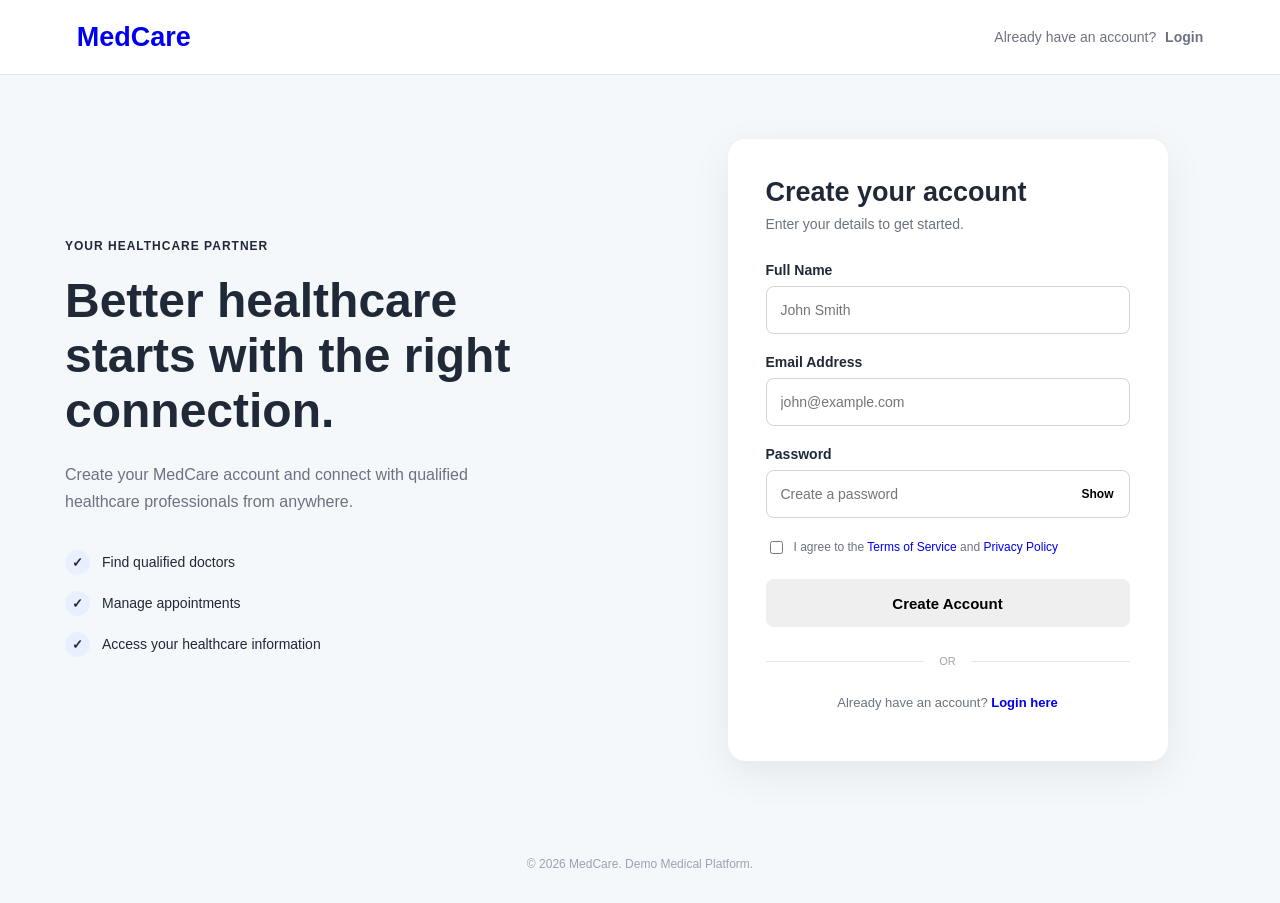
<file: index.html>
<!DOCTYPE html>
<html lang="en">

<head>

    <meta charset="UTF-8">

    <meta
        name="viewport"
        content="width=device-width, initial-scale=1.0"
    >

    <title>Create Account - MedCare</title>

    <link rel="stylesheet" href="style.css">

</head>


<body class="auth-page">


    <!-- ==========================================
         AUTH HEADER
    =========================================== -->

    <header class="auth-header">

        <a
            href="index.html"
            class="auth-logo"
        >
            MedCare
        </a>

        <a
            href="login.html"
            class="auth-header-link"
        >
            Already have an account?
            <strong>Login</strong>
        </a>

    </header>



    <!-- ==========================================
         REGISTER AREA
    =========================================== -->

    <main class="auth-container">


        <!-- LEFT SIDE -->

        <section class="auth-intro">

            <p class="auth-badge">
                YOUR HEALTHCARE PARTNER
            </p>

            <h1>
                Better healthcare
                starts with the
                right connection.
            </h1>

            <p class="auth-description">
                Create your MedCare account and
                connect with qualified healthcare
                professionals from anywhere.
            </p>


            <div class="auth-features">

                <div class="auth-feature">

                    <span>
                        ✓
                    </span>

                    <p>
                        Find qualified doctors
                    </p>

                </div>


                <div class="auth-feature">

                    <span>
                        ✓
                    </span>

                    <p>
                        Manage appointments
                    </p>

                </div>


                <div class="auth-feature">

                    <span>
                        ✓
                    </span>

                    <p>
                        Access your healthcare information
                    </p>

                </div>

            </div>

        </section>



        <!-- RIGHT SIDE -->

        <section class="auth-form-wrapper">

            <div class="auth-card-new">

                <div class="auth-card-header">

                    <h2>
                        Create your account
                    </h2>

                    <p>
                        Enter your details to get started.
                    </p>

                </div>


                <form id="registerForm">


                    <!-- FULL NAME -->

                    <div class="form-group">

                        <label for="name">
                            Full Name
                        </label>

                        <input
                            type="text"
                            id="name"
                            placeholder="John Smith"
                            autocomplete="name"
                            required
                        >

                    </div>



                    <!-- EMAIL -->

                    <div class="form-group">

                        <label for="email">
                            Email Address
                        </label>

                        <input
                            type="email"
                            id="email"
                            placeholder="john@example.com"
                            autocomplete="email"
                            required
                        >

                    </div>



                    <!-- PASSWORD -->

                    <div class="form-group">

                        <label for="password">
                            Password
                        </label>

                        <div class="password-wrapper">

                            <input
                                type="password"
                                id="password"
                                placeholder="Create a password"
                                autocomplete="new-password"
                                required
                            >

                            <button
                                type="button"
                                class="password-toggle"
                                id="registerPasswordToggle"
                            >
                                Show
                            </button>

                        </div>

                    </div>



                    <!-- TERMS -->

                    <div class="terms-row">

                        <input
                            type="checkbox"
                            id="terms"
                            required
                        >

                        <label for="terms">

                            I agree to the
                            <a href="#">
                                Terms of Service
                            </a>
                            and
                            <a href="#">
                                Privacy Policy
                            </a>

                        </label>

                    </div>



                    <!-- REGISTER -->

                    <button
                        type="submit"
                        class="auth-submit"
                    >
                        Create Account
                    </button>


                </form>


                <div class="auth-divider">

                    <span>
                        OR
                    </span>

                </div>


                <p class="auth-bottom-text">

                    Already have an account?

                    <a href="login.html">
                        Login here
                    </a>

                </p>

            </div>

        </section>

    </main>



    <!-- ==========================================
         FOOTER
    =========================================== -->

    <footer class="auth-footer">

        <p>
            © 2026 MedCare. Demo Medical Platform.
        </p>

    </footer>



    <script src="script.js"></script>

</body>

</html>
</file>
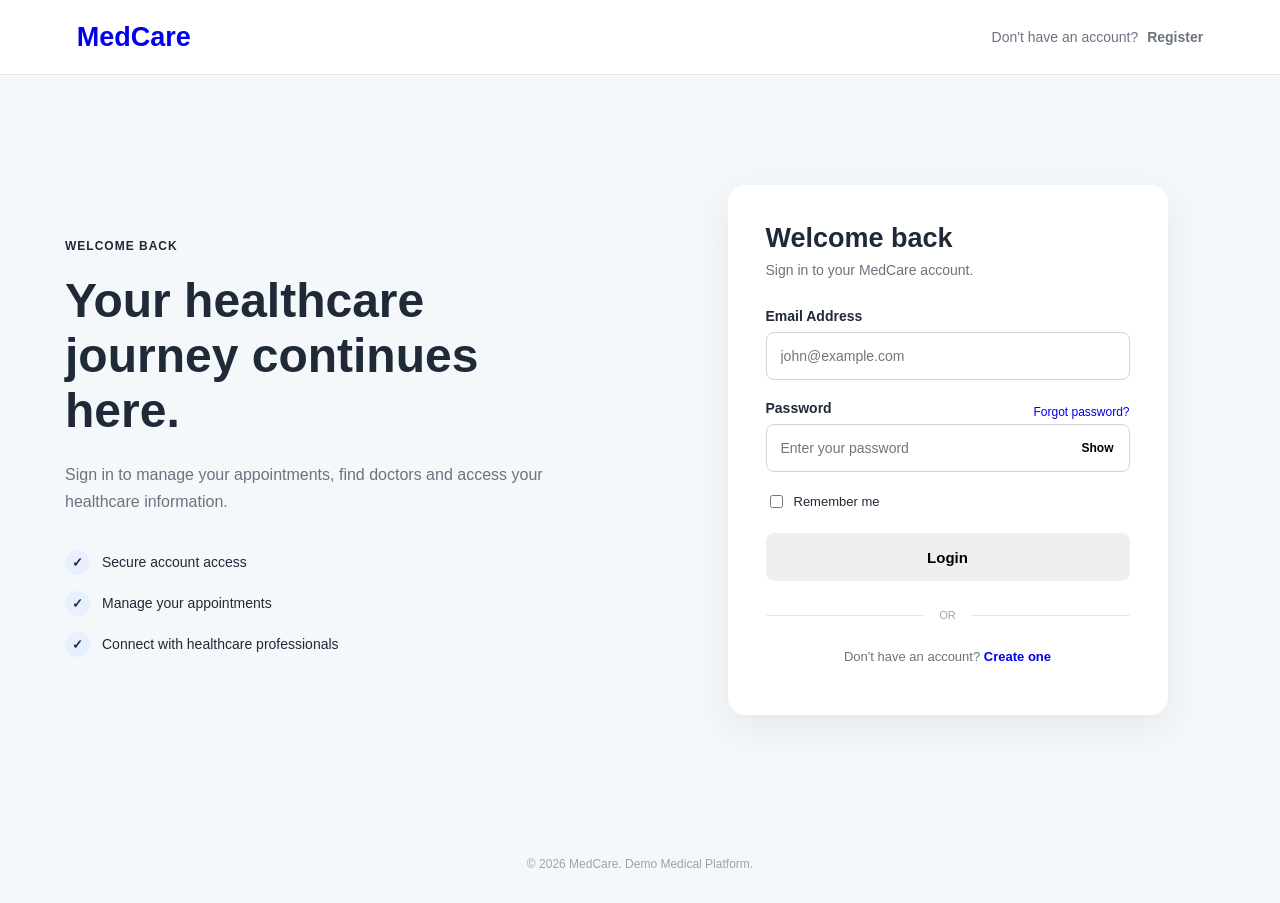
<file: appointment-details.html>
<!DOCTYPE html>
<html lang="en">

<head>

    <meta charset="UTF-8">

    <meta
        name="viewport"
        content="width=device-width, initial-scale=1.0"
    >

    <title>Appointment Details - MedCare</title>

    <link rel="stylesheet" href="style.css">

</head>


<body>


    <!-- ==========================================
         HEADER
    =========================================== -->

    <header class="main-header">

        <a
            href="dashboard.html"
            class="logo"
        >
            MedCare
        </a>


        <nav class="main-nav">

            <a href="dashboard.html">
                Dashboard
            </a>

            <a href="doctors.html">
                Find Doctors
            </a>

            <a
                href="appointments.html"
                class="active-nav"
            >
                Appointments
            </a>

            <a href="#">
                Medical Records
            </a>

            <button id="logoutBtn">
                Logout
            </button>

        </nav>

    </header>



    <!-- ==========================================
         MAIN
    =========================================== -->

    <main class="appointment-details-page">


        <!-- BACK BUTTON -->

        <a
            href="appointments.html"
            class="back-appointments"
        >
            ← Back to Appointments
        </a>



        <!-- PAGE HEADER -->

        <div class="appointment-details-header">

            <div>

                <p class="page-label">
                    APPOINTMENT DETAILS
                </p>

                <h1>
                    Appointment Details
                </h1>

                <p>
                    Review your appointment information.
                </p>

            </div>


            <span
                id="appointmentStatus"
                class="appointment-status"
            >
                Upcoming
            </span>

        </div>



        <!-- ==========================================
             APPOINTMENT CONTENT
        =========================================== -->

        <div class="appointment-details-layout">


            <!-- ======================================
                 LEFT SIDE
            ======================================= -->

            <section class="appointment-details-main">


                <!-- DOCTOR CARD -->

                <div class="details-card doctor-details-card">

                    <div class="details-card-title">

                        <h2>
                            Doctor Information
                        </h2>

                    </div>


                    <div class="details-doctor">

                        <img
                            id="detailsDoctorImage"
                            src=""
                            alt="Doctor"
                        >


                        <div>

                            <h3 id="detailsDoctorName">
                                Doctor Name
                            </h3>

                            <p id="detailsDoctorSpecialty">
                                Specialty
                            </p>

                        </div>

                    </div>

                </div>



                <!-- APPOINTMENT INFORMATION -->

                <div class="details-card">

                    <div class="details-card-title">

                        <h2>
                            Appointment Information
                        </h2>

                    </div>


                    <div class="details-grid">


                        <div class="details-item">

                            <span>
                                Date
                            </span>

                            <strong id="detailsDate">
                                -
                            </strong>

                        </div>


                        <div class="details-item">

                            <span>
                                Time
                            </span>

                            <strong id="detailsTime">
                                -
                            </strong>

                        </div>


                        <div class="details-item">

                            <span>
                                Appointment Type
                            </span>

                            <strong id="detailsType">
                                -
                            </strong>

                        </div>


                        <div class="details-item">

                            <span>
                                Consultation Fee
                            </span>

                            <strong id="detailsFee">
                                -
                            </strong>

                        </div>


                    </div>

                </div>



                <!-- REASON FOR VISIT -->

                <div class="details-card">

                    <div class="details-card-title">

                        <h2>
                            Reason for Visit
                        </h2>

                    </div>


                    <p
                        id="detailsReason"
                        class="appointment-reason"
                    >
                        -
                    </p>

                </div>


            </section>



            <!-- ======================================
                 RIGHT SIDE
            ======================================= -->

            <aside class="appointment-details-sidebar">


                <!-- STATUS CARD -->

                <div class="details-card">

                    <div class="details-card-title">

                        <h2>
                            Appointment Status
                        </h2>

                    </div>


                    <div class="status-display">

                        <span
                            id="detailsStatus"
                            class="appointment-status"
                        >
                            Upcoming
                        </span>

                    </div>

                </div>



                <!-- ACTION CARD -->

                <div class="details-card">

                    <div class="details-card-title">

                        <h2>
                            Actions
                        </h2>

                    </div>


                    <div class="details-actions">

                        <button
                            id="cancelAppointmentBtn"
                            class="details-cancel-btn"
                        >
                            Cancel Appointment
                        </button>


                        <a
                            href="appointments.html"
                            class="details-back-btn"
                        >
                            Back to Appointments
                        </a>

                    </div>

                </div>


            </aside>


        </div>

    </main>



    <!-- ==========================================
         FOOTER
    =========================================== -->

    <footer class="main-footer">

        <p>
            © 2026 MedCare. All rights reserved.
        </p>

        <p>
            Demo Medical Platform
        </p>

    </footer>



    <script src="script.js"></script>

</body>

</html>
</file>
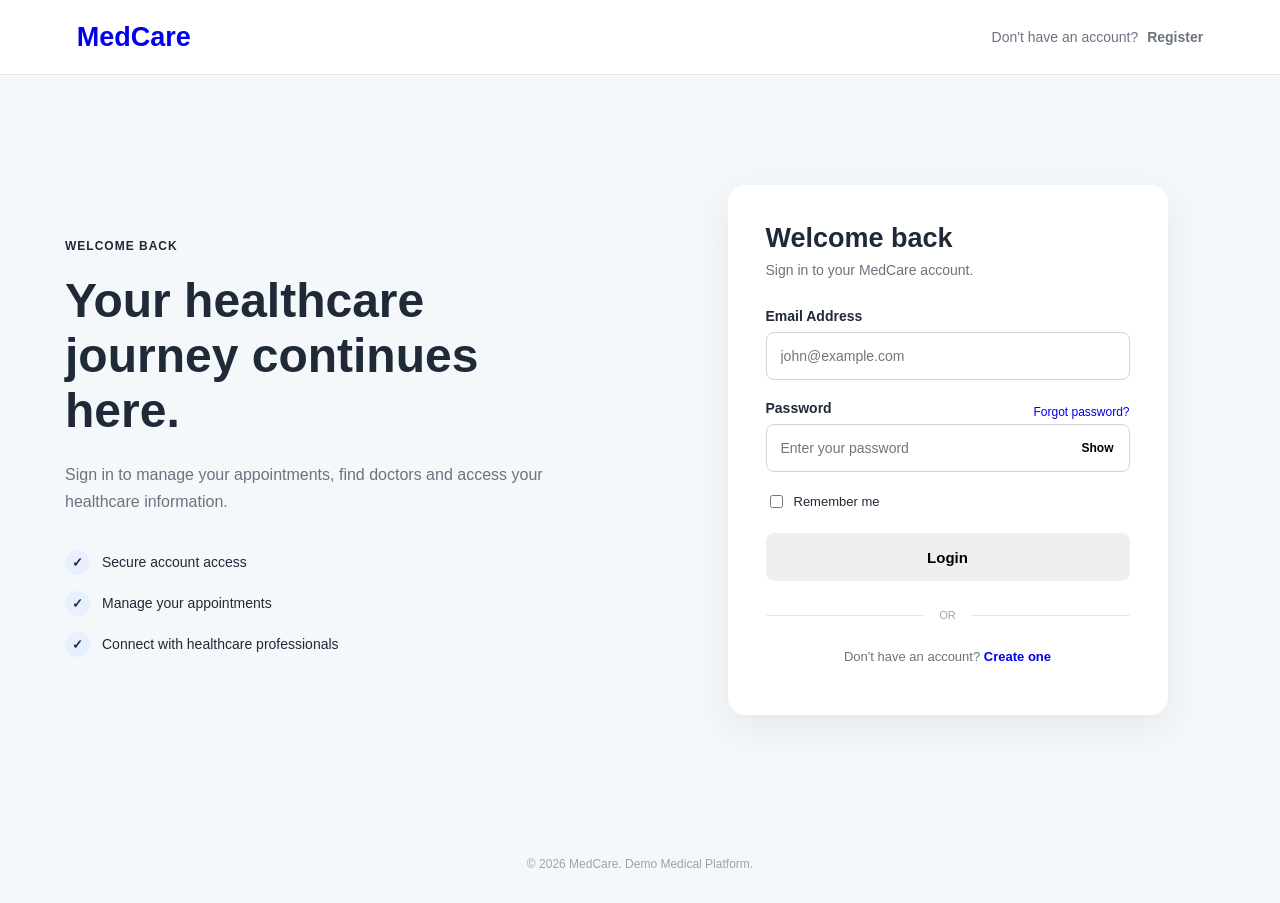
<file: appointments.html>
<!DOCTYPE html>
<html lang="en">

<head>

    <meta charset="UTF-8">

    <meta
        name="viewport"
        content="width=device-width, initial-scale=1.0"
    >

    <title>My Appointments - MedCare</title>

    <link rel="stylesheet" href="style.css">

</head>


<body>


    <!-- ==========================================
         HEADER
    =========================================== -->

    <header class="main-header">

        <a
            href="dashboard.html"
            class="logo"
        >
            MedCare
        </a>


        <nav class="main-nav">

            <a href="dashboard.html">
                Dashboard
            </a>

            <a href="doctors.html">
                Find Doctors
            </a>

            <a
                href="appointments.html"
                class="active-nav"
            >
                Appointments
            </a>

            <a href="#">
                Medical Records
            </a>

            <button id="logoutBtn">
                Logout
            </button>

        </nav>

    </header>



    <!-- ==========================================
         MAIN
    =========================================== -->

    <main class="appointments-page">


        <!-- PAGE HEADER -->

        <section class="appointments-header">

            <div>

                <p class="page-label">
                    APPOINTMENTS
                </p>

                <h1>
                    My Appointments
                </h1>

                <p>
                    Manage your upcoming and previous
                    medical appointments.
                </p>

            </div>


            <a
                href="doctors.html"
                class="find-doctor-btn"
            >
                Find a Doctor
            </a>

        </section>



        <!-- ==========================================
             APPOINTMENT TABS
        =========================================== -->

        <div class="appointment-tabs">

            <button
                class="appointment-tab active"
                data-tab="upcoming"
            >
                Upcoming
            </button>

            <button
                class="appointment-tab"
                data-tab="completed"
            >
                Completed
            </button>

            <button
                class="appointment-tab"
                data-tab="cancelled"
            >
                Cancelled
            </button>

        </div>



        <!-- ==========================================
             APPOINTMENTS CONTAINER
        =========================================== -->

        <section
            id="appointmentsContainer"
            class="appointments-container"
        >

        </section>


    </main>



    <!-- ==========================================
         FOOTER
    =========================================== -->

    <footer class="main-footer">

        <p>
            © 2026 MedCare. All rights reserved.
        </p>

        <p>
            Demo Medical Platform
        </p>

    </footer>



    <script src="script.js"></script>

</body>

</html>
</file>
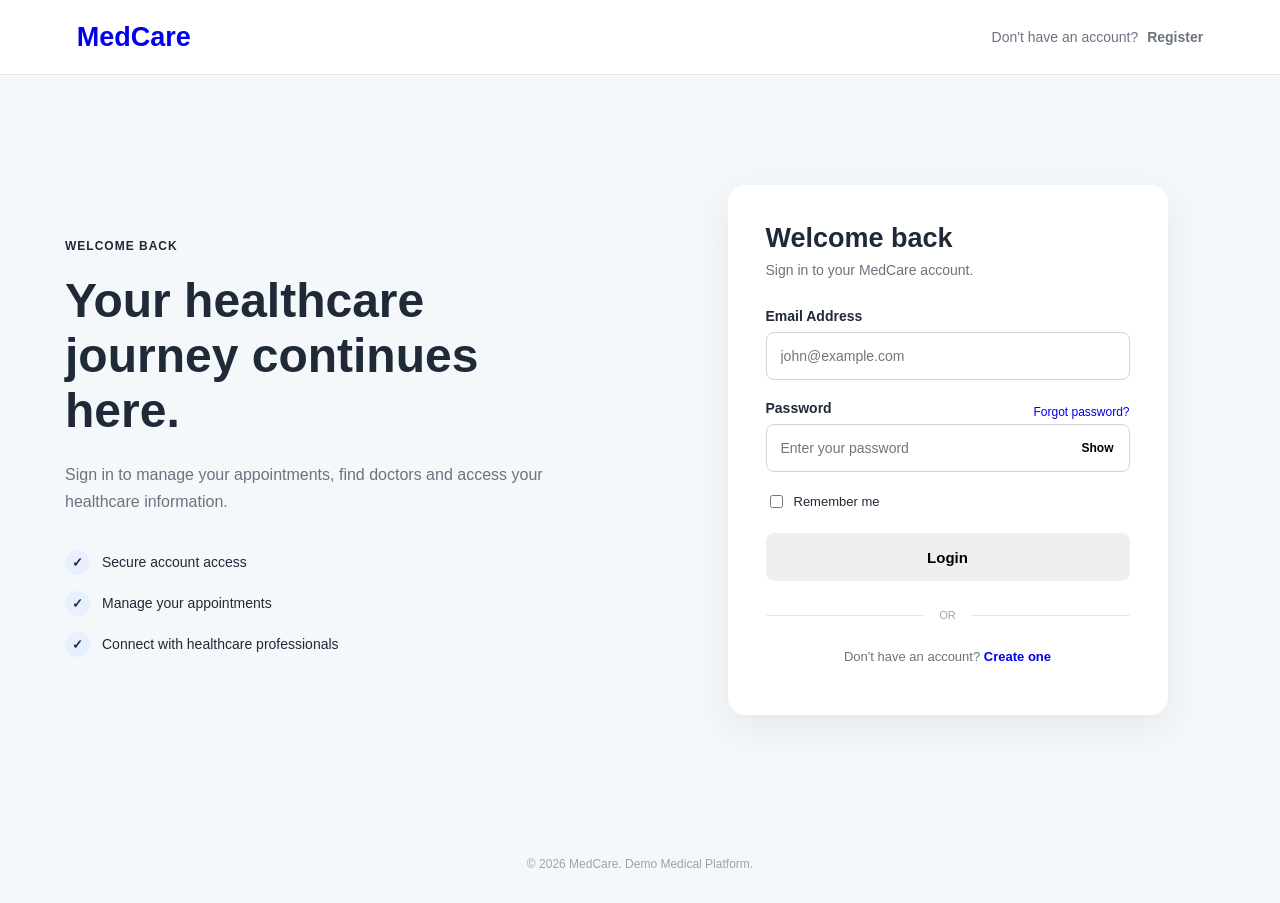
<file: book-appointment.html>
<!DOCTYPE html>
<html lang="en">

<head>

    <meta charset="UTF-8">

    <meta
        name="viewport"
        content="width=device-width, initial-scale=1.0"
    >

    <title>Book Appointment - MedCare</title>

    <link rel="stylesheet" href="style.css">

</head>


<body>


    <!-- ==========================================
         HEADER
    =========================================== -->

    <header class="main-header">

        <a
            href="dashboard.html"
            class="logo"
        >
            MedCare
        </a>


        <nav class="main-nav">

            <a href="dashboard.html">
                Dashboard
            </a>

            <a href="doctors.html">
                Find Doctors
            </a>

            <a href="#">
                Appointments
            </a>

            <a href="#">
                Medical Records
            </a>

            <button id="logoutBtn">
                Logout
            </button>

        </nav>

    </header>



    <!-- ==========================================
         MAIN
    =========================================== -->

    <main class="booking-page">


        <!-- BACK -->

        <a
            href="doctors.html"
            class="back-doctors"
        >
            ← Back to Doctors
        </a>



        <div class="booking-layout">


            <!-- ======================================
                 LEFT - FORM
            ======================================= -->

            <section class="booking-form-card">


                <div class="booking-heading">

                    <p class="page-label">
                        APPOINTMENT
                    </p>

                    <h1>
                        Book an Appointment
                    </h1>

                    <p>
                        Choose a date and time that
                        works best for you.
                    </p>

                </div>



                <form id="appointmentForm">


                    <!-- DATE -->

                    <div class="booking-field">

                        <label for="appointmentDate">
                            Select Date
                        </label>

                        <input
                            type="date"
                            id="appointmentDate"
                            required
                        >

                    </div>



                    <!-- TIME -->

                    <div class="booking-field">

                        <label for="appointmentTime">
                            Select Time
                        </label>

                        <select
                            id="appointmentTime"
                            required
                        >

                            <option value="">
                                Select a time
                            </option>

                            <option value="09:00 AM">
                                09:00 AM
                            </option>

                            <option value="10:00 AM">
                                10:00 AM
                            </option>

                            <option value="11:00 AM">
                                11:00 AM
                            </option>

                            <option value="12:00 PM">
                                12:00 PM
                            </option>

                            <option value="02:00 PM">
                                02:00 PM
                            </option>

                            <option value="03:00 PM">
                                03:00 PM
                            </option>

                            <option value="04:00 PM">
                                04:00 PM
                            </option>

                            <option value="05:00 PM">
                                05:00 PM
                            </option>

                        </select>

                    </div>



                    <!-- APPOINTMENT TYPE -->

                    <div class="booking-field">

                        <label>
                            Appointment Type
                        </label>


                        <div class="appointment-types">


                            <label class="appointment-type">

                                <input
                                    type="radio"
                                    name="appointmentType"
                                    value="Video Consultation"
                                    required
                                >

                                <span>
                                    Video Consultation
                                </span>

                            </label>


                            <label class="appointment-type">

                                <input
                                    type="radio"
                                    name="appointmentType"
                                    value="In-Person Visit"
                                >

                                <span>
                                    In-Person Visit
                                </span>

                            </label>


                            <label class="appointment-type">

                                <input
                                    type="radio"
                                    name="appointmentType"
                                    value="Phone Consultation"
                                >

                                <span>
                                    Phone Consultation
                                </span>

                            </label>


                        </div>

                    </div>



                    <!-- REASON -->

                    <div class="booking-field">

                        <label for="appointmentReason">
                            Reason for Visit
                        </label>

                        <textarea
                            id="appointmentReason"
                            rows="4"
                            placeholder="Briefly describe the reason for your appointment..."
                            required
                        ></textarea>

                    </div>



                    <!-- SUBMIT -->

                    <button
                        type="submit"
                        class="confirm-booking-btn"
                    >
                        Confirm Appointment
                    </button>


                </form>

            </section>



            <!-- ======================================
                 RIGHT - DOCTOR SUMMARY
            ======================================= -->

            <aside class="booking-summary-card">


                <h2>
                    Appointment Summary
                </h2>


                <div class="booking-doctor">

                    <img
                        id="bookingDoctorImage"
                        src=""
                        alt="Doctor"
                    >


                    <div>

                        <h3 id="bookingDoctorName">
                            Doctor Name
                        </h3>

                        <p id="bookingDoctorSpecialty">
                            Specialty
                        </p>

                    </div>

                </div>



                <div class="summary-divider">
                </div>



                <div class="summary-row">

                    <span>
                        Consultation Fee
                    </span>

                    <strong id="bookingDoctorFee">
                        $0
                    </strong>

                </div>


                <div class="summary-row">

                    <span>
                        Appointment Type
                    </span>

                    <strong id="summaryType">
                        Not selected
                    </strong>

                </div>


                <div class="summary-row">

                    <span>
                        Date
                    </span>

                    <strong id="summaryDate">
                        Not selected
                    </strong>

                </div>


                <div class="summary-row">

                    <span>
                        Time
                    </span>

                    <strong id="summaryTime">
                        Not selected
                    </strong>

                </div>


            </aside>


        </div>

    </main>



    <!-- ==========================================
         FOOTER
    =========================================== -->

    <footer class="main-footer">

        <p>
            © 2026 MedCare. All rights reserved.
        </p>

        <p>
            Demo Medical Platform
        </p>

    </footer>



    <script src="script.js"></script>

</body>

</html>
</file>
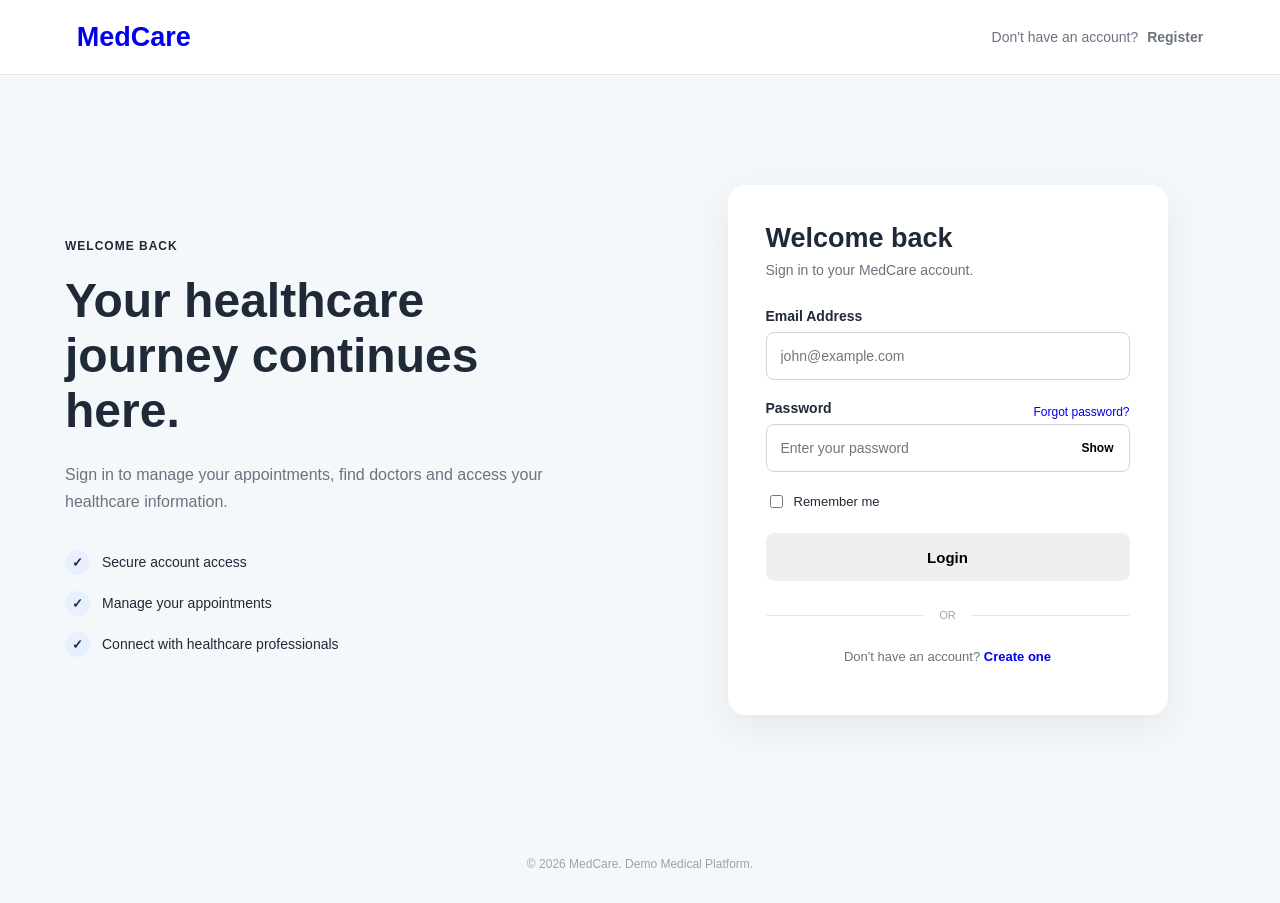
<file: dashboard.html>
<!DOCTYPE html>
<html lang="en">

<head>

    <meta charset="UTF-8">

    <meta
        name="viewport"
        content="width=device-width, initial-scale=1.0"
    >

    <title>Dashboard - MedCare</title>

    <link rel="stylesheet" href="style.css">

</head>


<body>


    <!-- ==========================================
         HEADER
    =========================================== -->

    <header class="main-header">

        <div class="logo">
            MedCare
        </div>


        <nav class="main-nav">

            <a href="dashboard.html">
                Dashboard
            </a>

            <a href="doctors.html">
                Find Doctors
            </a>

            <a href="prescriptions.html">
                Appointments
            </a>

            <a href="medical-records.html">
                Medical Records
            </a>

             <a href="prescriptions.html">
                Prescriptions
             </a>

            <button id="logoutBtn">
                Logout
            </button>

        </nav>

    </header>



    <!-- ==========================================
         MAIN DASHBOARD
    =========================================== -->

    <main class="dashboard-container">


        <!-- ==========================================
             WELCOME SECTION
        =========================================== -->

        <section class="welcome-section">

            <div>

                <p class="welcome-label">
                    Patient Dashboard
                </p>

                <h1>
                    Welcome back,
                    <span id="userName">
                        User
                    </span>
                </h1>

                <p>
                    Manage your healthcare,
                    appointments and medical
                    information in one place.
                </p>

            </div>


            <div class="profile-avatar">

                <span id="avatarLetter">
                    U
                </span>

            </div>

        </section>



        <!-- ==========================================
             QUICK ACTIONS
        =========================================== -->

        <section class="quick-actions">

            <div class="section-heading">

                <h2>
                    Quick Actions
                </h2>

            </div>


            <div class="action-grid">


                <div class="action-card">

                    <div class="action-icon">
                        +
                    </div>

                    <h3>
                        Find a Doctor
                    </h3>

                    <p>
                        Find qualified doctors
                        based on specialty.
                    </p>

                    <a
                    href="doctors.html"
                    class="dashboard-action-button"
                    >
                    Find Doctors
                   </a>

                   
                </div>



                <div class="action-card">

                    <div class="action-icon">
                        📅
                    </div>

                    <h3>
                        Book Appointment
                    </h3>

                    <p>
                        Schedule an appointment
                        with a doctor.
                    </p>

                 <a
                      href="doctors.html"
                     class="dashboard-action-button"
                     >
                     Book Now
                 </a>

                </div>

                <div class="action-card">

                    <div class="action-icon">
                        📋
                    </div>

                    <h3>
                        Medical Records
                    </h3>

                    <p>
                        View your medical
                        records and history.
                    </p>

                    <a
                    href="medical-records.html"
                    class="dashboard-action-button"
                 >
                    View Records
                 </a>   

                </div>

                <div class="action-card">
                    <div class="action-icon">
                     💊
                    </div>
                    <h3>
                        Prescriptions
                    </h3>
                     <p>
                        Check your current
                        prescriptions.
                     </p>

                    <a
                    href="prescriptions.html"
                    class="dashboard-action-button"
                >
                   View Prescriptions
                   </a>

                </div>

          </div>

    </section>



       <section class="dashboard-content">


    <!-- ======================================
         ACCOUNT
    ======================================= -->

    <div class="dashboard-panel">

        <div class="panel-header">

            <h2>
                Account Information
            </h2>

            <a
                href="profile.html"
                class="panel-view-all"
            >
                Edit Profile
            </a>

        </div>


        <div class="account-info">

            <div class="info-item">

                <span>
                    Full Name
                </span>

                <strong id="dashboardName">
                    -
                </strong>

            </div>


            <div class="info-item">

                <span>
                    Email Address
                </span>

                <strong id="dashboardEmail">
                    -
                </strong>

            </div>


            <div class="info-item">

                <span>
                    Account Type
                </span>

                <strong>
                    Patient
                </strong>

            </div>


            <div class="info-item">

                <span>
                    Account Status
                </span>

                <strong class="status">
                    Active
                </strong>

            </div>

        </div>

    </div>



    <!-- ======================================
         UPCOMING APPOINTMENTS
    ======================================= -->

    <div class="dashboard-panel">

        <div class="panel-header">

            <h2>
                Upcoming Appointments
            </h2>

            <a
                href="appointments.html"
                class="panel-view-all"
            >
                View All
            </a>

        </div>


        <div
            id="dashboardAppointments"
            class="dashboard-appointments"
        >

        </div>

    </div>



    <!-- ======================================
         HEALTH OVERVIEW
    ======================================= -->

    <div class="dashboard-panel">

        <div class="panel-header">

            <h2>
                Health Overview
            </h2>

        </div>


        <div class="health-grid">


            <div class="health-item">

                <span>
                    Blood Pressure
                </span>

                <strong>
                    --
                </strong>

            </div>


            <div class="health-item">

                <span>
                    Heart Rate
                </span>

                <strong>
                    --
                </strong>

            </div>


            <div class="health-item">

                <span>
                    Weight
                </span>

                <strong>
                    --
                </strong>

            </div>


            <div class="health-item">

                <span>
                    Temperature
                </span>

                <strong>
                    --
                </strong>

            </div>


        </div>

    </div>


</section>

    </main>



    <!-- ==========================================
         FOOTER
    =========================================== -->

    <footer class="main-footer">

        <p>
            © 2026 MedCare. All rights reserved.
        </p>

        <p>
            Demo Medical Platform
        </p>

    </footer>



    <script src="script.js"></script>

</body>

</html>
</file>
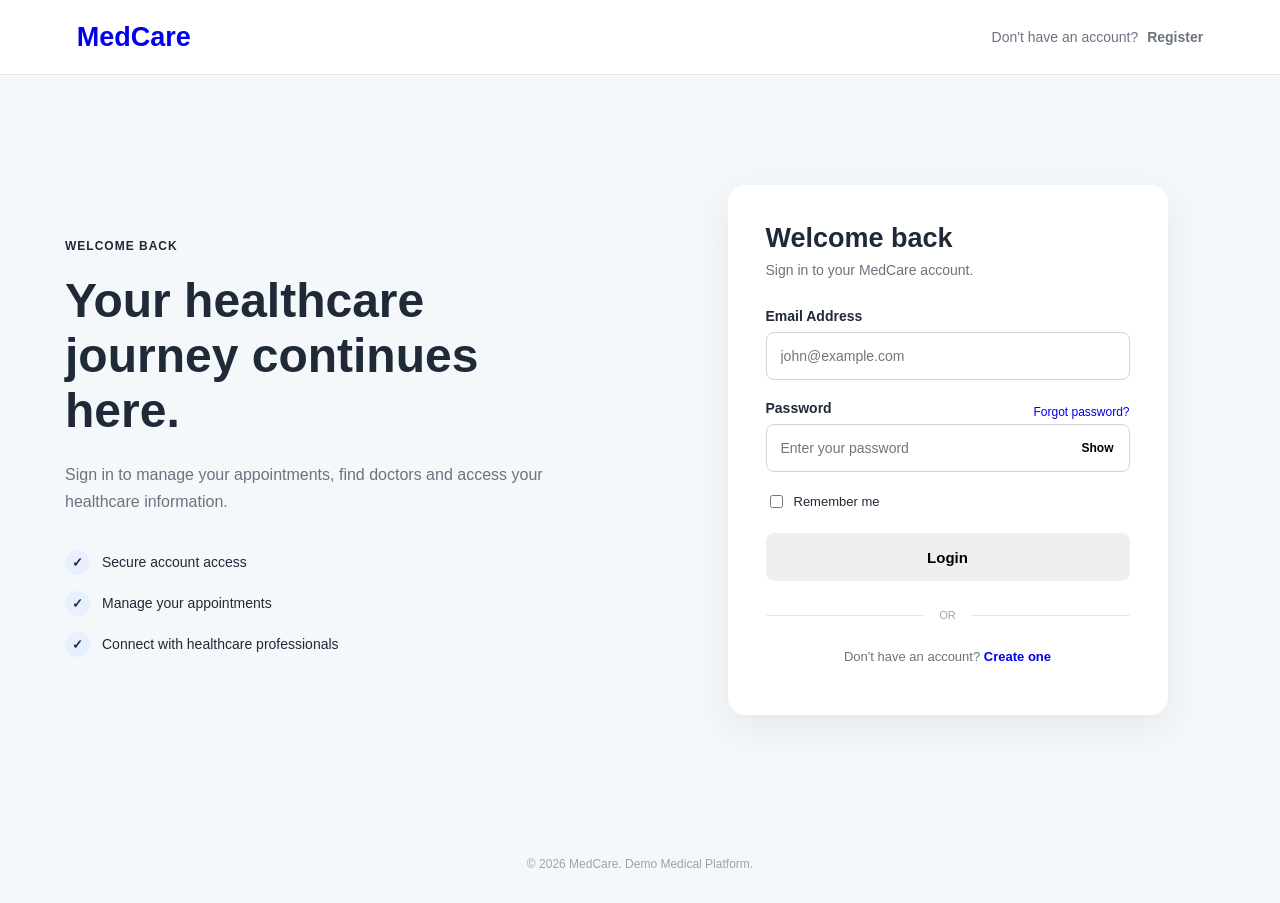
<file: doctor-profile.html>
<!DOCTYPE html>
<html lang="en">

<head>

    <meta charset="UTF-8">

    <meta
        name="viewport"
        content="width=device-width, initial-scale=1.0"
    >

    <title>Doctor Profile - MedCare</title>

    <link rel="stylesheet" href="style.css">

</head>


<body>


    <!-- ==========================================
         HEADER
    =========================================== -->

    <header class="main-header">

        <a
            href="dashboard.html"
            class="logo"
        >
            MedCare
        </a>


        <nav class="main-nav">

            <a href="dashboard.html">
                Dashboard
            </a>

            <a href="doctors.html">
                Find Doctors
            </a>

            <a href="#">
                Appointments
            </a>

            <a href="#">
                Medical Records
            </a>

            <button id="logoutBtn">
                Logout
            </button>

        </nav>

    </header>



    <!-- ==========================================
         MAIN
    =========================================== -->

    <main class="doctor-profile-page">


        <!-- ==========================================
             BACK LINK
        =========================================== -->

        <a
            href="doctors.html"
            class="back-doctors"
        >
            ← Back to Doctors
        </a>



        <!-- ==========================================
             PROFILE HERO
        =========================================== -->

        <section class="doctor-profile-hero">


            <div class="profile-main">


                <img
                    id="profileImage"
                    src=""
                    alt="Doctor"
                    class="profile-doctor-image"
                >


                <div class="profile-main-info">

                    <div class="verified-badge">
                        ✓ Verified Doctor
                    </div>


                    <h1 id="profileName">
                        Doctor Name
                    </h1>


                    <p
                        id="profileSpecialty"
                        class="profile-specialty"
                    >
                        Specialty
                    </p>


                    <div class="profile-rating">

                        <span>
                            ⭐
                        </span>

                        <strong id="profileRating">
                            4.9
                        </strong>

                        <span>
                            Patient Rating
                        </span>

                    </div>


                    <div class="profile-location">

                        📍

                        <span id="profileLocation">
                            Location
                        </span>

                    </div>

                </div>

            </div>


            <div class="profile-booking">

                <p>
                    Consultation Fee
                </p>


                <h2 id="profileFee">
                    $120
                </h2>


                <button
                    id="bookAppointmentBtn"
                    class="book-appointment-btn"
                >
                    Book Appointment
                </button>

            </div>

        </section>



        <!-- ==========================================
             PROFILE CONTENT
        =========================================== -->

        <section class="profile-content">


            <!-- ======================================
                 LEFT COLUMN
            ======================================= -->

            <div class="profile-left">


                <!-- ABOUT -->

                <div class="profile-panel">

                    <h2>
                        About Doctor
                    </h2>

                    <p id="profileAbout">
                        Doctor information will appear here.
                    </p>

                </div>



                <!-- EXPERIENCE -->

                <div class="profile-panel">

                    <h2>
                        Professional Experience
                    </h2>

                    <div class="experience-box">

                        <strong id="profileExperience">
                            15 Years
                        </strong>

                        <span>
                            of medical experience
                        </span>

                    </div>

                </div>



                <!-- EDUCATION -->

                <div class="profile-panel">

                    <h2>
                        Education
                    </h2>

                    <ul id="profileEducation">

                    </ul>

                </div>



                <!-- CERTIFICATIONS -->

                <div class="profile-panel">

                    <h2>
                        Certifications
                    </h2>

                    <ul id="profileCertifications">

                    </ul>

                </div>



                <!-- LANGUAGES -->

                <div class="profile-panel">

                    <h2>
                        Languages
                    </h2>

                    <div
                        id="profileLanguages"
                        class="language-list"
                    >

                    </div>

                </div>



                <!-- REVIEWS -->

                <div class="profile-panel">

                    <div class="reviews-header">

                        <h2>
                            Patient Reviews
                        </h2>

                        <span>
                            ⭐
                            <strong>
                                <span id="reviewRating">
                                    4.9
                                </span>
                            </strong>
                        </span>

                    </div>


                    <div id="reviewsContainer">

                    </div>

                </div>


            </div>



            <!-- ======================================
                 RIGHT COLUMN
            ======================================= -->

            <aside class="profile-right">


                <!-- AVAILABILITY -->

                <div class="profile-panel">

                    <h2>
                        Availability
                    </h2>


                    <div
                        id="availabilityContainer"
                        class="availability-list"
                    >

                    </div>

                </div>



                <!-- QUICK INFO -->

                <div class="profile-panel">

                    <h2>
                        Quick Information
                    </h2>


                    <div class="quick-info-list">

                        <div>

                            <span>
                                Specialty
                            </span>

                            <strong id="quickSpecialty">
                                -
                            </strong>

                        </div>


                        <div>

                            <span>
                                Experience
                            </span>

                            <strong id="quickExperience">
                                -
                            </strong>

                        </div>


                        <div>

                            <span>
                                Location
                            </span>

                            <strong id="quickLocation">
                                -
                            </strong>

                        </div>


                        <div>

                            <span>
                                Consultation
                            </span>

                            <strong id="quickFee">
                                -
                            </strong>

                        </div>

                    </div>

                </div>


            </aside>

        </section>


    </main>



    <!-- ==========================================
         FOOTER
    =========================================== -->

    <footer class="main-footer">

        <p>
            © 2026 MedCare. All rights reserved.
        </p>

        <p>
            Demo Medical Platform
        </p>

    </footer>



    <script src="script.js"></script>

</body>

</html>
</file>
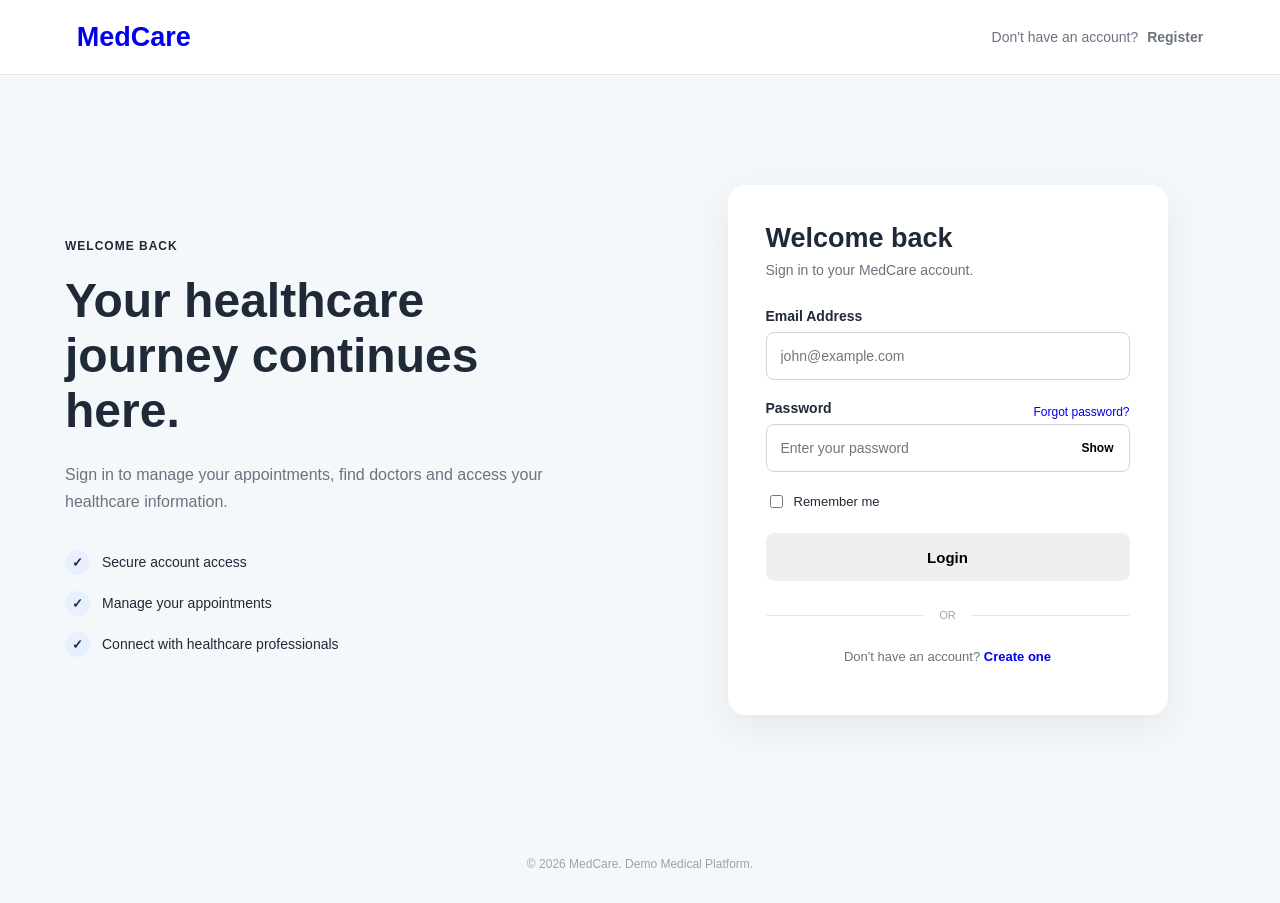
<file: doctors.html>
<!DOCTYPE html>
<html lang="en">

<head>

    <meta charset="UTF-8">

    <meta
        name="viewport"
        content="width=device-width, initial-scale=1.0"
    >

    <title>Find Doctors - MedCare</title>

    <link rel="stylesheet" href="style.css">

</head>


<body>


    <!-- ==========================================
         HEADER
    =========================================== -->

    <header class="main-header">

        <a
            href="dashboard.html"
            class="logo"
        >
            MedCare
        </a>


        <nav class="main-nav">

            <a href="dashboard.html">
                Dashboard
            </a>

            <a
                href="doctors.html"
                class="active-link"
            >
                Find Doctors
            </a>

            <a href="#">
                Appointments
            </a>

            <a href="#">
                Medical Records
            </a>

            <button id="logoutBtn">
                Logout
            </button>

        </nav>

    </header>



    <!-- ==========================================
         MAIN
    =========================================== -->

    <main class="doctors-page">


        <!-- ==========================================
             PAGE HEADER
        =========================================== -->

        <section class="doctors-hero">

            <p class="page-label">
                MEDCARE DOCTORS
            </p>

            <h1>
                Find the right doctor for you
            </h1>

            <p>
                Search and connect with qualified
                healthcare professionals.
            </p>

        </section>



        <!-- ==========================================
             SEARCH AREA
        =========================================== -->

        <section class="doctor-search-section">

            <div class="doctor-search-box">

                <div class="search-input-wrapper">

                    <span>
                        🔍
                    </span>

                    <input
                        type="text"
                        id="doctorSearch"
                        placeholder="Search by doctor name or specialty..."
                    >

                </div>


                <div class="specialty-wrapper">

                    <select id="specialtyFilter">

                        <option value="all">
                            All Specialties
                        </option>

                        <option value="cardiology">
                            Cardiology
                        </option>

                        <option value="neurology">
                            Neurology
                        </option>

                        <option value="dermatology">
                            Dermatology
                        </option>

                        <option value="pediatrics">
                            Pediatrics
                        </option>

                        <option value="orthopedics">
                            Orthopedics
                        </option>

                        <option value="psychiatry">
                            Psychiatry
                        </option>

                    </select>

                </div>

            </div>

        </section>



        <!-- ==========================================
             RESULTS HEADER
        =========================================== -->

        <section class="doctors-results-header">

            <h2>
                Available Doctors
            </h2>

            <span id="doctorCount">
                0 doctors
            </span>

        </section>



        <!-- ==========================================
             DOCTORS GRID
        =========================================== -->

        <section
            class="doctors-grid"
            id="doctorsGrid"
        >

            <!-- Doctors will be loaded by JavaScript -->

        </section>


    </main>



    <!-- ==========================================
         FOOTER
    =========================================== -->

    <footer class="main-footer">

        <p>
            © 2026 MedCare. All rights reserved.
        </p>

        <p>
            Demo Medical Platform
        </p>

    </footer>



    <script src="script.js"></script>

</body>

</html>
</file>
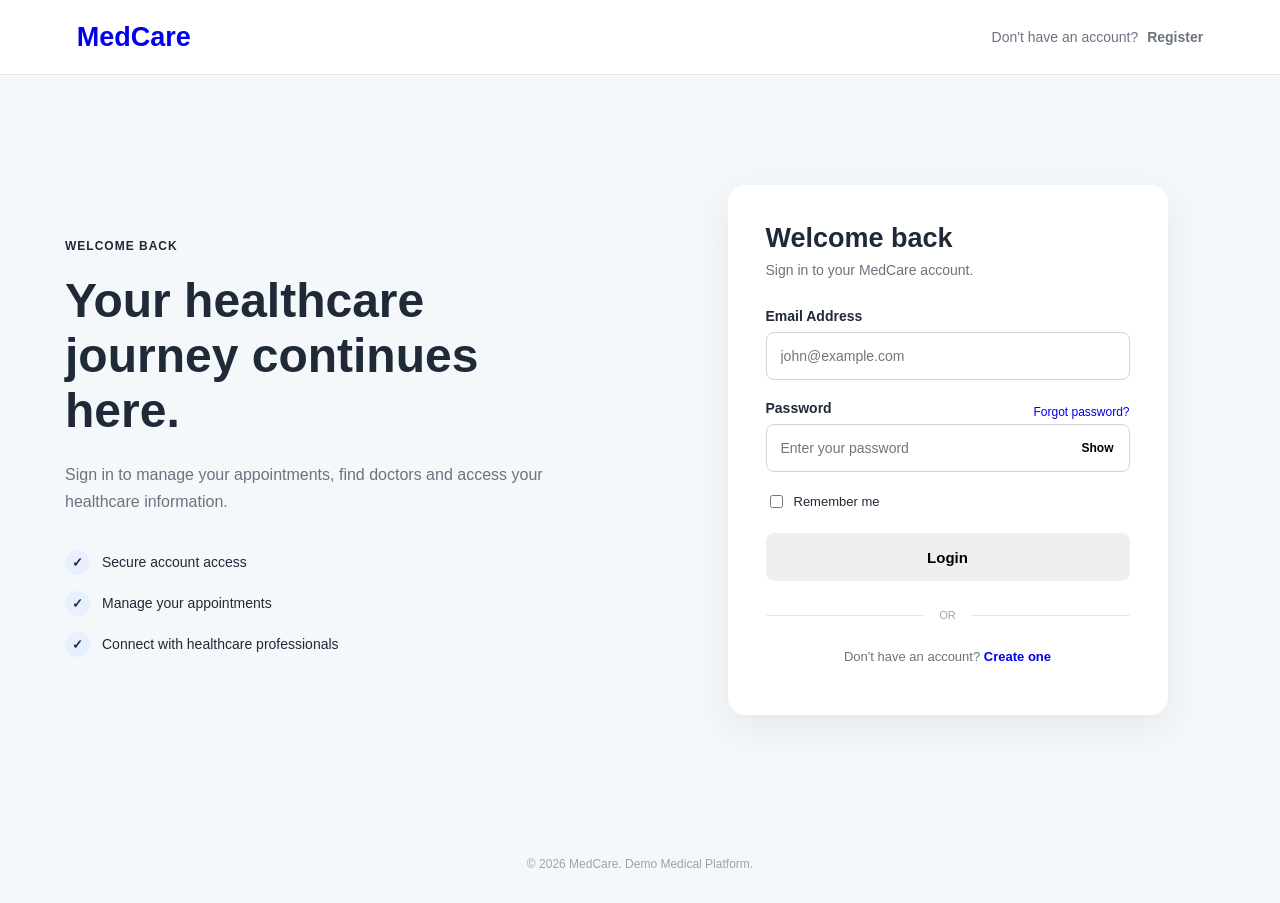
<file: login.html>
<!DOCTYPE html>
<html lang="en">

<head>

    <meta charset="UTF-8">

    <meta
        name="viewport"
        content="width=device-width, initial-scale=1.0"
    >

    <title>Login - MedCare</title>

    <link rel="stylesheet" href="style.css">

</head>


<body class="auth-page">


    <!-- ==========================================
         AUTH HEADER
    =========================================== -->

    <header class="auth-header">

        <a
            href="index.html"
            class="auth-logo"
        >
            MedCare
        </a>

        <a
            href="index.html"
            class="auth-header-link"
        >
            Don't have an account?
            <strong>Register</strong>
        </a>

    </header>



    <!-- ==========================================
         LOGIN AREA
    =========================================== -->

    <main class="auth-container login-container">


        <!-- LEFT SIDE -->

        <section class="auth-intro">

            <p class="auth-badge">
                WELCOME BACK
            </p>

            <h1>
                Your healthcare
                journey continues
                here.
            </h1>

            <p class="auth-description">
                Sign in to manage your appointments,
                find doctors and access your healthcare
                information.
            </p>


            <div class="auth-features">

                <div class="auth-feature">

                    <span>
                        ✓
                    </span>

                    <p>
                        Secure account access
                    </p>

                </div>


                <div class="auth-feature">

                    <span>
                        ✓
                    </span>

                    <p>
                        Manage your appointments
                    </p>

                </div>


                <div class="auth-feature">

                    <span>
                        ✓
                    </span>

                    <p>
                        Connect with healthcare professionals
                    </p>

                </div>

            </div>

        </section>



        <!-- RIGHT SIDE -->

        <section class="auth-form-wrapper">

            <div class="auth-card-new">

                <div class="auth-card-header">

                    <h2>
                        Welcome back
                    </h2>

                    <p>
                        Sign in to your MedCare account.
                    </p>

                </div>


                <form id="loginForm">


                    <!-- EMAIL -->

                    <div class="form-group">

                        <label for="loginEmail">
                            Email Address
                        </label>

                        <input
                            type="email"
                            id="loginEmail"
                            placeholder="john@example.com"
                            autocomplete="email"
                            required
                        >

                    </div>



                    <!-- PASSWORD -->

                    <div class="form-group">

                        <div class="password-label-row">

                            <label for="loginPassword">
                                Password
                            </label>

                            <a href="#">
                                Forgot password?
                            </a>

                        </div>


                        <div class="password-wrapper">

                            <input
                                type="password"
                                id="loginPassword"
                                placeholder="Enter your password"
                                autocomplete="current-password"
                                required
                            >

                            <button
                                type="button"
                                class="password-toggle"
                                id="loginPasswordToggle"
                            >
                                Show
                            </button>

                        </div>

                    </div>



                    <!-- REMEMBER -->

                    <div class="remember-row">

                        <label>

                            <input
                                type="checkbox"
                            >

                            Remember me

                        </label>

                    </div>



                    <!-- LOGIN -->

                    <button
                        type="submit"
                        class="auth-submit"
                    >
                        Login
                    </button>


                </form>


                <div class="auth-divider">

                    <span>
                        OR
                    </span>

                </div>


                <p class="auth-bottom-text">

                    Don't have an account?

                    <a href="index.html">
                        Create one
                    </a>

                </p>

            </div>

        </section>

    </main>



    <!-- ==========================================
         FOOTER
    =========================================== -->

    <footer class="auth-footer">

        <p>
            © 2026 MedCare. Demo Medical Platform.
        </p>

    </footer>



    <script src="script.js"></script>

</body>

</html>
</file>
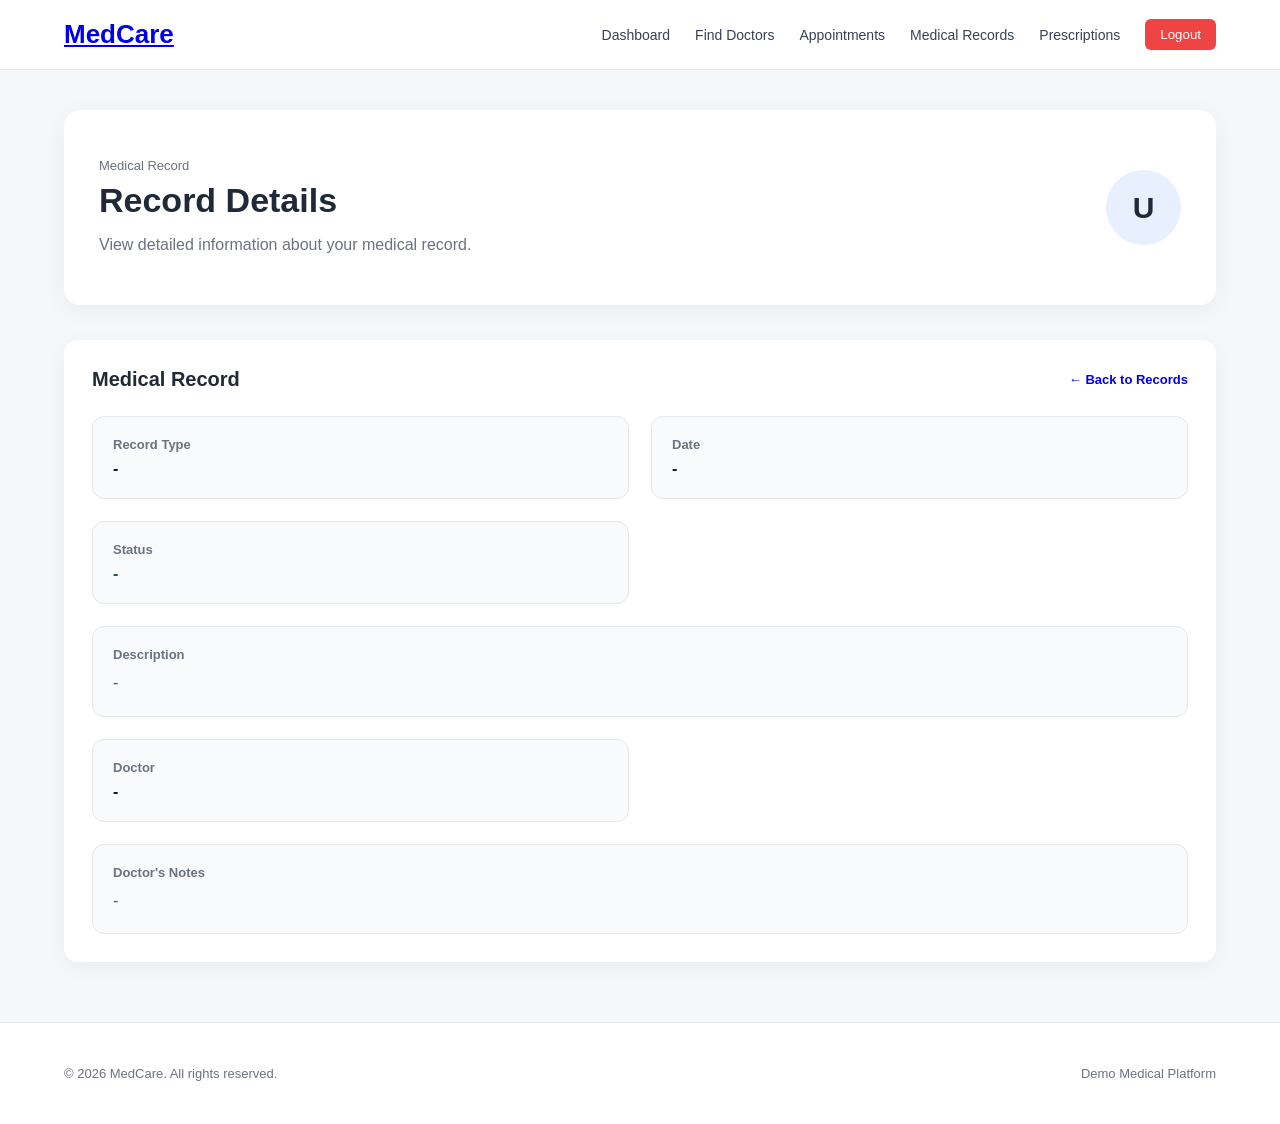
<file: medical-record-details.html>
<!DOCTYPE html>
<html lang="en">

<head>

    <meta charset="UTF-8">

    <meta
        name="viewport"
        content="width=device-width, initial-scale=1.0"
    >

    <title>Medical Record Details - MedCare</title>

    <link
        rel="stylesheet"
        href="style.css"
    >

</head>


<body>


    <!-- ==========================================
         HEADER
    =========================================== -->

    <header class="main-header">

        <a
            href="dashboard.html"
            class="logo"
        >
            MedCare
        </a>


        <nav class="main-nav">

            <a href="dashboard.html">
                Dashboard
            </a>

            <a href="doctors.html">
                Find Doctors
            </a>

            <a href="appointments.html">
                Appointments
            </a>

            <a href="medical-records.html">
                Medical Records
            </a>

            <a href="prescriptions.html">
                Prescriptions
            </a>

            <button id="logoutBtn">
                Logout
            </button>

        </nav>

    </header>



    <!-- ==========================================
         MAIN
    =========================================== -->

    <main class="dashboard-container">


        <!-- ======================================
             PAGE HEADER
        ======================================= -->

        <section class="welcome-section">

            <div>

                <p class="welcome-label">
                    Medical Record
                </p>

                <h1>
                    Record Details
                </h1>

                <p>
                    View detailed information
                    about your medical record.
                </p>

            </div>


            <div class="profile-avatar">

                <span id="avatarLetter">
                    U
                </span>

            </div>

        </section>



        <!-- ======================================
             RECORD DETAILS
        ======================================= -->

        <section class="dashboard-content">


            <div class="dashboard-panel">


                <div class="panel-header">

                    <h2 id="detailTitle">
                        Medical Record
                    </h2>

                    <a
                        href="medical-records.html"
                        class="panel-view-all"
                    >
                        ← Back to Records
                    </a>

                </div>



                <div class="medical-detail-content">


                    <!-- RECORD TYPE -->

                    <div class="medical-detail-item">

                        <span>
                            Record Type
                        </span>

                        <strong id="detailType">
                            -
                        </strong>

                    </div>



                    <!-- DATE -->

                    <div class="medical-detail-item">

                        <span>
                            Date
                        </span>

                        <strong id="detailDate">
                            -
                        </strong>

                    </div>



                    <!-- STATUS -->

                    <div class="medical-detail-item">

                        <span>
                            Status
                        </span>

                        <strong
                            id="detailStatus"
                            class="medical-detail-status"
                        >
                            -
                        </strong>

                    </div>



                    <!-- DESCRIPTION -->

                    <div
                        class="medical-detail-item medical-detail-full"
                    >

                        <span>
                            Description
                        </span>

                        <p id="detailDescription">
                            -
                        </p>

                    </div>



                    <!-- DOCTOR -->

                    <div class="medical-detail-item">

                        <span>
                            Doctor
                        </span>

                        <strong id="detailDoctor">
                            -
                        </strong>

                    </div>



                    <!-- NOTES -->

                    <div
                        class="medical-detail-item medical-detail-full"
                    >

                        <span>
                            Doctor's Notes
                        </span>

                        <p id="detailNotes">
                            -
                        </p>

                    </div>


                </div>


            </div>


        </section>

    </main>



    <!-- ==========================================
         FOOTER
    =========================================== -->

    <footer class="main-footer">

        <p>
            © 2026 MedCare. All rights reserved.
        </p>

        <p>
            Demo Medical Platform
        </p>

    </footer>



    <!-- ==========================================
         DYNAMIC RECORD DETAILS
    =========================================== -->

    <script>

        // ==========================================
        // GET RECORD TYPE FROM URL
        // ==========================================

        const recordType =
            new URLSearchParams(
                window.location.search
            ).get("type");



        // ==========================================
        // RECORD DETAILS DATA
        // ==========================================

        const recordDetails = {

            Diagnosis: {

                title:
                    "General Medical Consultation",

                type:
                    "Diagnosis",

                date:
                    "August 10, 2026",

                status:
                    "Completed",

                description:
                    "Routine health consultation and medical assessment.",

                doctor:
                    "Not assigned",

                notes:
                    "No additional notes are available for this record."

            },


            Laboratory: {

                title:
                    "Blood Test",

                type:
                    "Laboratory",

                date:
                    "August 8, 2026",

                status:
                    "Completed",

                description:
                    "Routine blood examination and laboratory analysis.",

                doctor:
                    "Not assigned",

                notes:
                    "Laboratory results are currently available for review."

            },


            Prescription: {

                title:
                    "Medication Prescription",

                type:
                    "Prescription",

                date:
                    "August 5, 2026",

                status:
                    "Active",

                description:
                    "Prescription issued following doctor consultation.",

                doctor:
                    "Not assigned",

                notes:
                    "Please follow the prescribed medication instructions."

            },


            Visit: {

                title:
                    "Doctor Visit",

                type:
                    "Doctor Visit",

                date:
                    "August 2, 2026",

                status:
                    "Completed",

                description:
                    "Previous doctor appointment and consultation history.",

                doctor:
                    "Not assigned",

                notes:
                    "No additional notes are available for this visit."

            }

        };



        // ==========================================
        // SELECT RECORD
        // ==========================================

        const selectedRecord =
            recordDetails[recordType];



        // ==========================================
        // DISPLAY RECORD
        // ==========================================

        if (selectedRecord) {

            document.getElementById(
                "detailTitle"
            ).textContent =
                selectedRecord.title;


            document.getElementById(
                "detailType"
            ).textContent =
                selectedRecord.type;


            document.getElementById(
                "detailDate"
            ).textContent =
                selectedRecord.date;


            document.getElementById(
                "detailStatus"
            ).textContent =
                selectedRecord.status;


            document.getElementById(
                "detailDescription"
            ).textContent =
                selectedRecord.description;


            document.getElementById(
                "detailDoctor"
            ).textContent =
                selectedRecord.doctor;


            document.getElementById(
                "detailNotes"
            ).textContent =
                selectedRecord.notes;

        }

    </script>



    <script src="script.js"></script>

</body>

</html>
</file>
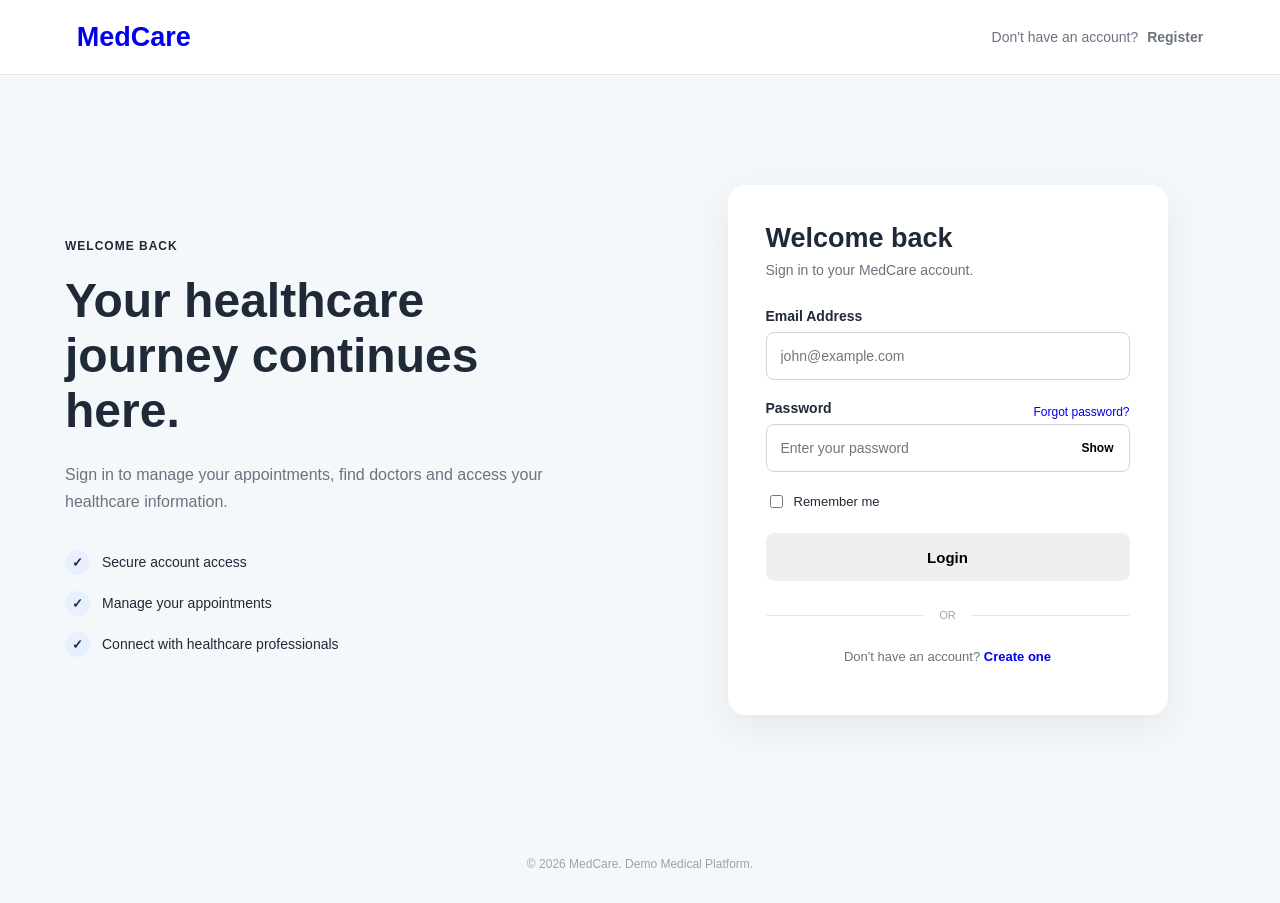
<file: medical-records.html>
<!DOCTYPE html>
<html lang="en">

<head>

    <meta charset="UTF-8">

    <meta
        name="viewport"
        content="width=device-width, initial-scale=1.0"
    >

    <title>Medical Records - MedCare</title>

    <link
        rel="stylesheet"
        href="style.css"
    >

</head>


<body>


    <!-- ==========================================
         HEADER
    =========================================== -->

    <header class="main-header">

     <a
        href="dashboard.html"
        class="logo"
      >
        MedCare
        </a>

        <nav class="main-nav">

            <a href="dashboard.html">
                Dashboard
            </a>

            <a href="doctors.html">
                Find Doctors
            </a>

            <a href="appointments.html">
                Appointments
            </a>

            <a
                href="medical-records.html"
                class="active"
            >
                Medical Records
            </a>

            <button id="logoutBtn">
                Logout
            </button>

        </nav>

    </header>



    <!-- ==========================================
         MAIN CONTENT
    =========================================== -->

    <main class="dashboard-container">


        <!-- ======================================
             PAGE HEADER
        ======================================= -->

        <section class="welcome-section">

            <div>

                <p class="welcome-label">
                    Medical Records
                </p>

                <h1>
                    Your Medical History
                </h1>

                <p>
                    View and manage your medical
                    records in one place.
                </p>

            </div>


            <div class="profile-avatar">

                <span id="avatarLetter">
                    U
                </span>

            </div>

        </section>



        <!-- ======================================
             MEDICAL RECORDS
        ======================================= -->

        <section class="dashboard-content">


            <!-- ==================================
                 RECORD CARD
            =================================== -->

            <div class="dashboard-panel">

                <div class="panel-header">

                    <h2>
                        Medical Records
                    </h2>

                </div>


                <div class="medical-records-list">


    <!-- ======================================
         DIAGNOSIS
    ======================================= -->

    <div class="medical-record-card">

        <div class="medical-record-icon">
            🩺
        </div>

        <div class="medical-record-info">

            <h3>
                General Medical Consultation
            </h3>

            <p>
                Routine health consultation
                and medical assessment.
            </p>

            <span>
                Date: Not available
            </span>

        </div>

        <div class="medical-record-status">
            Pending
        </div>

    </div>



    <!-- ======================================
         LAB RESULTS
    ======================================= -->

    <div class="medical-record-card">

        <div class="medical-record-icon">
            🧪
        </div>

        <div class="medical-record-info">

            <h3>
                Laboratory Results
            </h3>

            <p>
                Blood test and laboratory
                examination records.
            </p>

            <span>
                Date: Not available
            </span>

        </div>

        <div class="medical-record-status">
            Pending
        </div>

    </div>



    <!-- ======================================
         PRESCRIPTION
    ======================================= -->

    <div class="medical-record-card">

        <div class="medical-record-icon">
            💊
        </div>

        <div class="medical-record-info">

            <h3>
                Prescription Record
            </h3>

            <p>
                Prescribed medications and
                treatment information.
            </p>

            <span>
                Date: Not available
            </span>

        </div>

        <div class="medical-record-status">
            Pending
        </div>

    </div>



    <!-- ======================================
         VISIT HISTORY
    ======================================= -->

    <div class="medical-record-card">

        <div class="medical-record-icon">
            📅
        </div>

        <div class="medical-record-info">

            <h3>
                Doctor Visit History
            </h3>

            <p>
                Previous doctor appointments
                and consultation history.
            </p>

            <span>
                Date: Not available
            </span>

        </div>

        <div class="medical-record-status">
            Pending
        </div>

    </div>


</div>


    <!-- ==========================================
         FOOTER
    =========================================== -->

    <footer class="main-footer">

        <p>
            © 2026 MedCare. All rights reserved.
        </p>

        <p>
            Demo Medical Platform
        </p>

    </footer>



    <script src="script.js"></script>

</body>

</html>
</file>
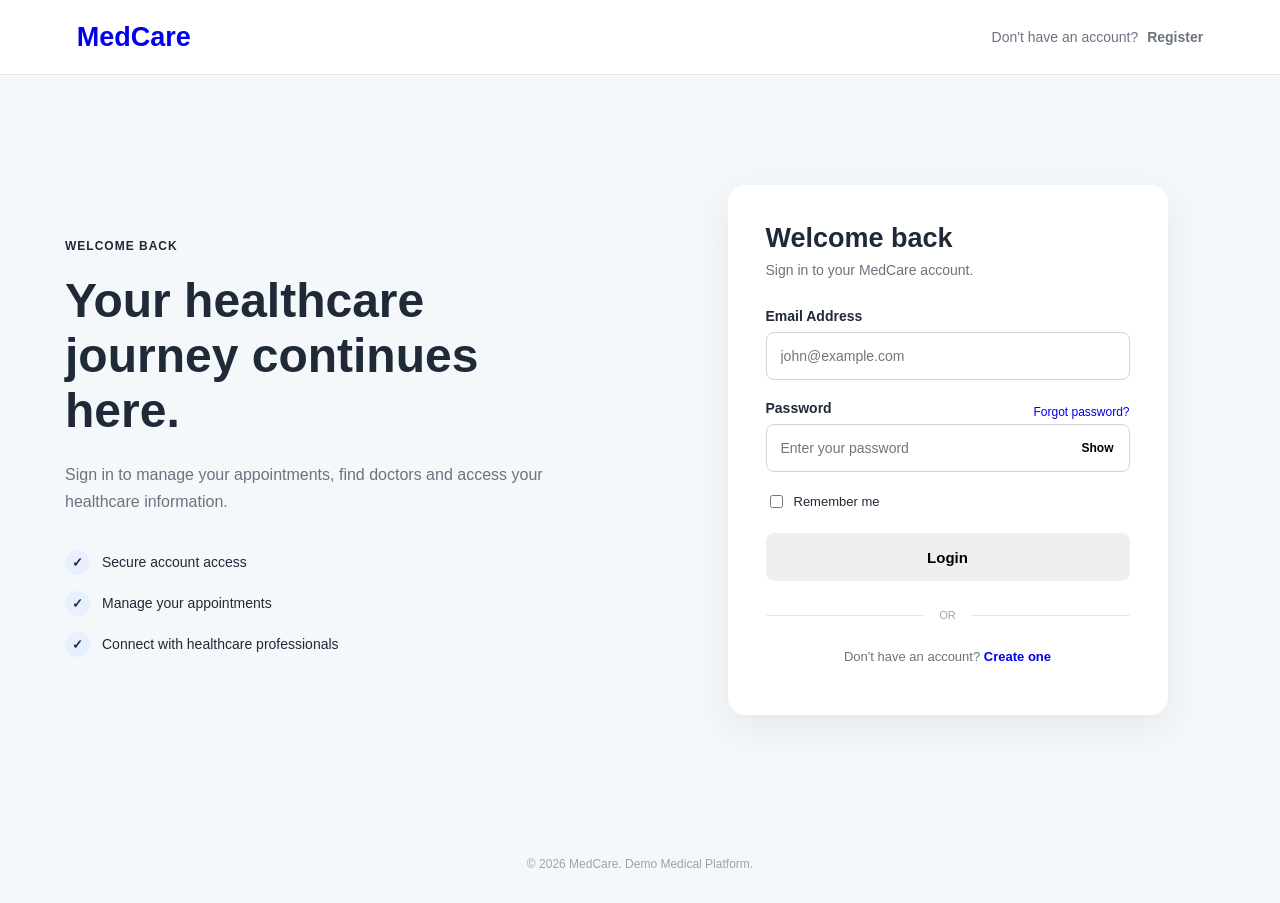
<file: prescriptions.html>
<!DOCTYPE html>
<html lang="en">

<head>

    <meta charset="UTF-8">

    <meta
        name="viewport"
        content="width=device-width, initial-scale=1.0"
    >

    <title>Prescriptions - MedCare</title>

    <link
        rel="stylesheet"
        href="style.css"
    >

</head>


<body>


    <!-- ==========================================
         HEADER
    =========================================== -->

    <header class="main-header">

             <a
               href="dashboard.html"
               class="logo"
            >
            MedCare
            </a>

        <nav class="main-nav">

            <a href="dashboard.html">
                Dashboard
            </a>

            <a href="doctors.html">
                Find Doctors
            </a>

            <a href="appointments.html">
                Appointments
            </a>

            <a href="medical-records.html">
                Medical Records
            </a>

            <a
                href="prescriptions.html"
                class="active"
            >
                Prescriptions
            </a>

            <button id="logoutBtn">
                Logout
            </button>

        </nav>

    </header>



    <!-- ==========================================
         MAIN CONTENT
    =========================================== -->

    <main class="dashboard-container">


        <!-- ======================================
             PAGE HEADER
        ======================================= -->

        <section class="welcome-section">

            <div>

                <p class="welcome-label">
                    Prescriptions
                </p>

                <h1>
                    Your Prescriptions
                </h1>

                <p>
                    View your current and previous
                    prescriptions in one place.
                </p>

            </div>


            <div class="profile-avatar">

                <span id="avatarLetter">
                    U
                </span>

            </div>

        </section>



        <!-- ======================================
             PRESCRIPTIONS
        ======================================= -->

        <section class="dashboard-content">


            <div class="dashboard-panel">

                <div class="panel-header">

                    <h2>
                        Current Prescriptions
                    </h2>

                </div>


                <div class="medical-records-empty">

                    <div class="empty-icon">
                        💊
                    </div>

                    <h3>
                        No Prescriptions
                    </h3>

                    <p>
                        You don't have any active
                        prescriptions available yet.
                    </p>

                </div>

            </div>


        </section>

    </main>



    <!-- ==========================================
         FOOTER
    =========================================== -->

    <footer class="main-footer">

        <p>
            © 2026 MedCare. All rights reserved.
        </p>

        <p>
            Demo Medical Platform
        </p>

    </footer>



    <script src="script.js"></script>

</body>

</html>
</file>
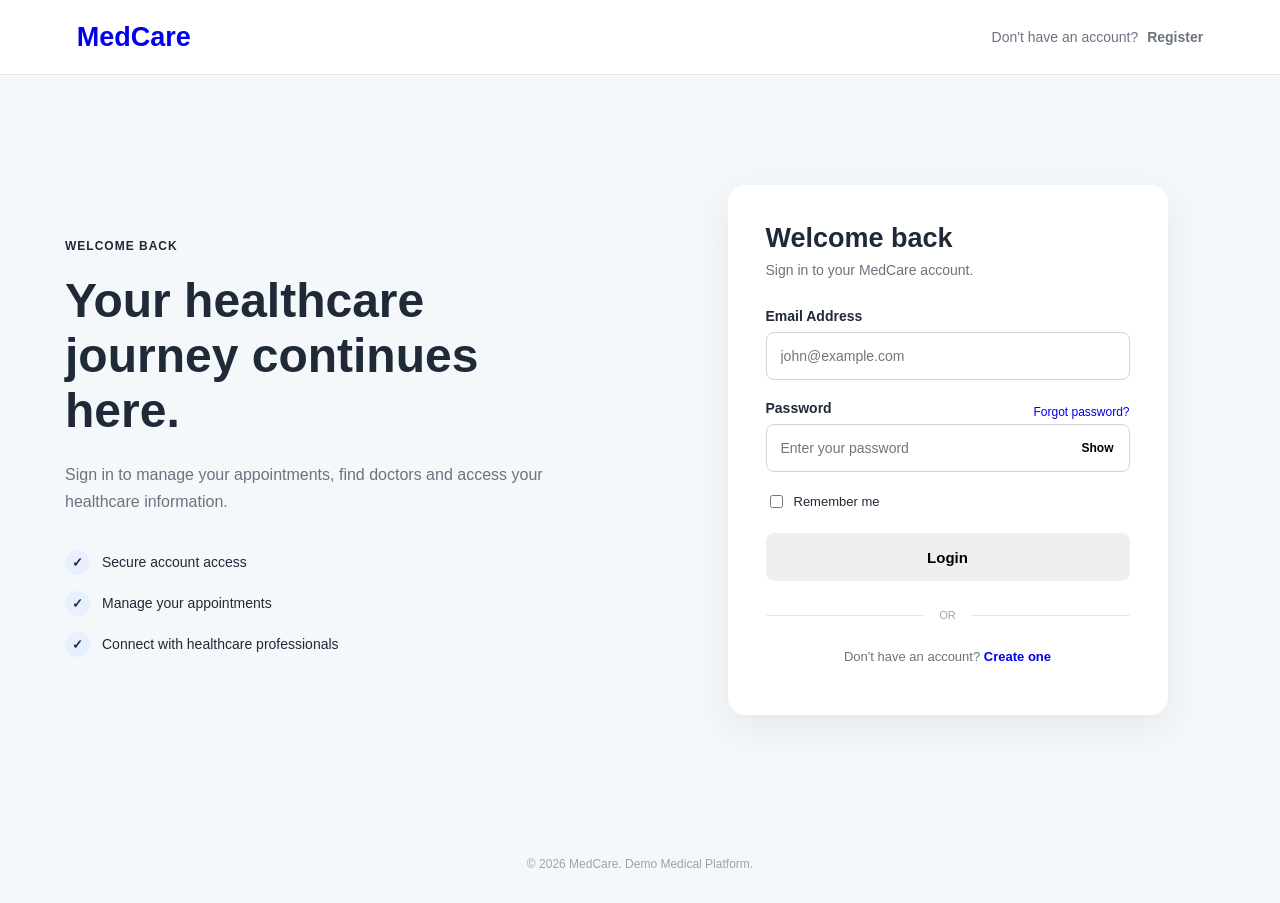
<file: profile.html>
<!DOCTYPE html>
<html lang="en">

<head>

    <meta charset="UTF-8">

    <meta
        name="viewport"
        content="width=device-width, initial-scale=1.0"
    >

    <title>My Profile - MedCare</title>

    <link rel="stylesheet" href="style.css">

</head>


<body>


    <!-- ==========================================
         HEADER
    =========================================== -->

    <header class="main-header">

        <a
            href="dashboard.html"
            class="logo"
        >
            MedCare
        </a>


        <nav class="main-nav">

            <a href="dashboard.html">
                Dashboard
            </a>

            <a href="doctors.html">
                Find Doctors
            </a>

            <a href="appointments.html">
                Appointments
            </a>

            <a href="#">
                Medical Records
            </a>

            <button id="logoutBtn">
                Logout
            </button>

        </nav>

    </header>



    <!-- ==========================================
         MAIN PROFILE PAGE
    =========================================== -->

    <main class="profile-page">


        <!-- ==========================================
             PAGE HEADER
        =========================================== -->

        <section class="profile-page-header">

            <div>

                <p class="page-label">
                    ACCOUNT SETTINGS
                </p>

                <h1>
                    My Profile
                </h1>

                <p>
                    Manage your personal information
                    and account details.
                </p>

            </div>


            <a
                href="dashboard.html"
                class="profile-back-btn"
            >
                ← Back to Dashboard
            </a>

        </section>



        <!-- ==========================================
             PROFILE LAYOUT
        =========================================== -->

        <section class="profile-layout">


            <!-- ======================================
                 PROFILE SUMMARY
            ======================================= -->

            <div class="profile-summary-card">


                <div class="profile-large-avatar">

                    <span id="profileAvatarLetter">
                        U
                    </span>

                </div>


                <h2 id="profileDisplayName">
                    User
                </h2>


                <p id="profileDisplayEmail">
                    user@example.com
                </p>


                <span class="profile-account-type">
                    Patient Account
                </span>


            </div>



            <!-- ======================================
                 PERSONAL INFORMATION
            ======================================= -->

            <div class="profile-form-card">


                <div class="profile-card-header">

                    <div>

                        <h2>
                            Personal Information
                        </h2>

                        <p>
                            Update your personal
                            information below.
                        </p>

                    </div>

                </div>



                <form
                    id="profileForm"
                    class="profile-form"
                >


                    <!-- FULL NAME -->

                    <div class="profile-form-group">

                        <label for="profileFullName">
                            Full Name
                        </label>

                        <input
                            type="text"
                            id="profileFullName"
                            placeholder="Enter your full name"
                            autocomplete="name"
                        >

                    </div>



                    <!-- EMAIL -->

                    <div class="profile-form-group">

                        <label for="profileEmail">
                            Email Address
                        </label>

                        <input
                            type="email"
                            id="profileEmail"
                            placeholder="Enter your email address"
                            autocomplete="email"
                        >

                    </div>



                    <!-- PHONE -->

                    <div class="profile-form-group">

                        <label for="profilePhone">
                            Phone Number
                        </label>

                        <input
                            type="tel"
                            id="profilePhone"
                            placeholder="Enter your phone number"
                            autocomplete="tel"
                        >

                    </div>



                    <!-- DATE OF BIRTH -->

                    <div class="profile-form-group">

                        <label for="profileDob">
                            Date of Birth
                        </label>

                        <input
                            type="date"
                            id="profileDob"
                        >

                    </div>



                    <!-- GENDER -->

                    <div class="profile-form-group">

                        <label for="profileGender">
                            Gender
                        </label>

                        <select id="profileGender">

                            <option value="">
                                Select gender
                            </option>

                            <option value="Male">
                                Male
                            </option>

                            <option value="Female">
                                Female
                            </option>

                            <option value="Other">
                                Other
                            </option>

                            <option value="Prefer not to say">
                                Prefer not to say
                            </option>

                        </select>

                    </div>



                    <!-- ADDRESS -->

                    <div class="profile-form-group profile-full-width">

                        <label for="profileAddress">
                            Address
                        </label>

                        <textarea
                            id="profileAddress"
                            rows="4"
                            placeholder="Enter your address"
                        ></textarea>

                    </div>



                    <!-- FORM ACTIONS -->

                    <div class="profile-form-actions">

                        <button
                            type="button"
                            id="profileCancelBtn"
                            class="profile-cancel-btn"
                        >
                            Cancel
                        </button>


                        <button
                            type="submit"
                            class="profile-save-btn"
                        >
                            Save Changes
                        </button>

                    </div>


                </form>

            </div>


        </section>

    </main>



    <!-- ==========================================
         FOOTER
    =========================================== -->

    <footer class="main-footer">

        <p>
            © 2026 MedCare. All rights reserved.
        </p>

        <p>
            Demo Medical Platform
        </p>

    </footer>



    <script src="script.js"></script>

</body>

</html>
</file>
<file: style.css>
/* ==========================================
   DASHBOARD
========================================== */

.dashboard {

    width: 90%;
    max-width: 1200px;

    margin: 50px auto;

}


.dashboard-header {

    margin-bottom: 30px;

}


.dashboard-header h2 {

    font-size: 32px;

    margin-bottom: 10px;

}


.dashboard-header p {

    color: #666;

}


/* ==========================================
   ACCOUNT INFORMATION
========================================== */

.dashboard-card {

    background: white;

    padding: 25px;

    border-radius: 12px;

    margin-bottom: 30px;

    box-shadow:
        0 5px 20px rgba(0, 0, 0, 0.08);

}


.dashboard-card h3 {

    margin-bottom: 20px;

}


.dashboard-card p {

    margin: 10px 0;

}


/* ==========================================
   DASHBOARD GRID
========================================== */

.dashboard-grid {

    display: grid;

    grid-template-columns:
        repeat(4, 1fr);

    gap: 20px;

}


.dashboard-box {

    background: white;

    padding: 25px;

    border-radius: 12px;

    box-shadow:
        0 5px 20px rgba(0, 0, 0, 0.08);

    transition: 0.3s;

}


.dashboard-box:hover {

    transform: translateY(-5px);

}


.dashboard-box h3 {

    margin-bottom: 12px;

}


.dashboard-box p {

    color: #666;

    line-height: 1.6;

    margin-bottom: 20px;

}


.dashboard-box button {

    border: none;

    padding: 10px 16px;

    border-radius: 6px;

    cursor: pointer;

}


/* ==========================================
   LOGOUT BUTTON
========================================== */

#logoutBtn {

    border: none;

    padding: 8px 15px;

    border-radius: 6px;

    cursor: pointer;

}


/* ==========================================
   RESPONSIVE DASHBOARD
========================================== */

@media (max-width: 900px) {

    .dashboard-grid {

        grid-template-columns:
            repeat(2, 1fr);

    }

}


@media (max-width: 600px) {

    .dashboard-grid {

        grid-template-columns: 1fr;

    }

}

/* ==========================================
   PROFESSIONAL DASHBOARD
========================================== */

body {

    margin: 0;

    background: #f5f8fb;

    color: #1f2937;

    font-family:
        Arial,
        Helvetica,
        sans-serif;

}


/* ==========================================
   HEADER
========================================== */

.main-header {

    width: 100%;

    min-height: 70px;

    background: white;

    display: flex;

    align-items: center;

    justify-content: space-between;

    padding: 0 5%;

    box-sizing: border-box;

    border-bottom: 1px solid #e5e7eb;

}


.logo {

    font-size: 26px;

    font-weight: 700;

}


.main-nav {

    display: flex;

    align-items: center;

    gap: 25px;

}


.main-nav a {

    text-decoration: none;

    color: #374151;

    font-size: 14px;

}


.main-nav a:hover {

    color: #2563eb;

}


.main-nav button {

    border: none;

    background: #ef4444;

    color: white;

    padding: 10px 17px;

    border-radius: 7px;

    cursor: pointer;

}


/* ==========================================
   DASHBOARD CONTAINER
========================================== */

.dashboard-container {

    width: 90%;

    max-width: 1250px;

    margin: 40px auto;

}


/* ==========================================
   WELCOME SECTION
========================================== */

.welcome-section {

    background: white;

    padding: 35px;

    border-radius: 16px;

    display: flex;

    justify-content: space-between;

    align-items: center;

    margin-bottom: 35px;

    box-shadow:
        0 5px 25px rgba(0, 0, 0, 0.05);

}


.welcome-label {

    font-size: 13px;

    margin-bottom: 8px;

}


.welcome-section h1 {

    margin: 0 0 10px;

    font-size: 34px;

}


.welcome-section h1 span {

    font-weight: 700;

}


.welcome-section p {

    color: #6b7280;

}


.profile-avatar {

    width: 75px;

    height: 75px;

    border-radius: 50%;

    display: flex;

    align-items: center;

    justify-content: center;

    font-size: 30px;

    font-weight: 700;

    background: #e8f0ff;

}


/* ==========================================
   SECTION HEADING
========================================== */

.section-heading {

    margin-bottom: 18px;

}


.section-heading h2 {

    font-size: 23px;

}


/* ==========================================
   ACTION GRID
========================================== */

.action-grid {

    display: grid;

    grid-template-columns:
        repeat(4, 1fr);

    gap: 20px;

    margin-bottom: 35px;

}


.action-card {

    background: white;

    padding: 25px;

    border-radius: 14px;

    box-shadow:
        0 5px 20px rgba(0, 0, 0, 0.05);

    transition: 0.3s;

}


.action-card:hover {

    transform: translateY(-5px);

}


.action-icon {

    width: 45px;

    height: 45px;

    border-radius: 10px;

    display: flex;

    align-items: center;

    justify-content: center;

    background: #eef4ff;

    font-size: 20px;

    margin-bottom: 18px;

}


.action-card h3 {

    margin-bottom: 10px;

}


.action-card p {

    color: #6b7280;

    font-size: 14px;

    line-height: 1.6;

    min-height: 45px;

}


.action-card button {

    border: none;

    padding: 10px 15px;

    border-radius: 7px;

    cursor: pointer;

}


/* ==========================================
   DASHBOARD CONTENT
========================================== */

.dashboard-content {

    display: grid;

    grid-template-columns: 1fr;

    gap: 25px;

}


.dashboard-panel {

    background: white;

    padding: 28px;

    border-radius: 14px;

    box-shadow:
        0 5px 20px rgba(0, 0, 0, 0.05);

}


.panel-header {

    display: flex;

    align-items: center;

    justify-content: space-between;

    margin-bottom: 25px;

}


.panel-header h2 {

    font-size: 20px;

    margin: 0;

}


.panel-header button {

    border: none;

    background: transparent;

    cursor: pointer;

}


/* ==========================================
   ACCOUNT INFO
========================================== */

.account-info {

    display: grid;

    grid-template-columns: 1fr 1fr;

    gap: 22px;

}


.info-item {

    display: flex;

    flex-direction: column;

    gap: 6px;

}


.info-item span {

    color: #6b7280;

    font-size: 13px;

}


.info-item strong {

    font-size: 15px;

}


.status {

    color: #16a34a;

}


/* ==========================================
   APPOINTMENT EMPTY
========================================== */

.appointment-empty {

    text-align: center;

    padding: 20px;

}


.empty-icon {

    font-size: 35px;

    margin-bottom: 10px;

}


.appointment-empty h3 {

    margin-bottom: 8px;

}


.appointment-empty p {

    color: #6b7280;

    margin-bottom: 20px;

}


.appointment-empty button {

    border: none;

    padding: 11px 18px;

    border-radius: 7px;

    cursor: pointer;

}


/* ==========================================
   HEALTH OVERVIEW
========================================== */

.health-grid {

    display: grid;

    grid-template-columns:
        repeat(4, 1fr);

    gap: 15px;

}


.health-item {

    padding: 18px;

    background: #f8fafc;

    border-radius: 10px;

}


.health-item span {

    display: block;

    font-size: 12px;

    color: #6b7280;

    margin-bottom: 8px;

}


.health-item strong {

    font-size: 18px;

}


/* ==========================================
   FOOTER
========================================== */

.main-footer {

    margin-top: 60px;

    padding: 30px 5%;

    background: white;

    border-top: 1px solid #e5e7eb;

    display: flex;

    justify-content: space-between;

    color: #6b7280;

    font-size: 13px;

}


/* ==========================================
   RESPONSIVE
========================================== */

@media (max-width: 1000px) {

    .action-grid {

        grid-template-columns:
            repeat(2, 1fr);

    }


    .dashboard-content {

        grid-template-columns: 1fr;

    }


    .main-nav {

        gap: 12px;

    }

}


@media (max-width: 650px) {

    .main-header {

        flex-direction: column;

        gap: 15px;

        padding: 20px;

    }


    .main-nav {

        flex-wrap: wrap;

        justify-content: center;

    }


    .welcome-section {

        flex-direction: column;

        align-items: flex-start;

        gap: 20px;

    }


    .welcome-section h1 {

        font-size: 27px;

    }


    .action-grid {

        grid-template-columns: 1fr;

    }


    .account-info {

        grid-template-columns: 1fr;

    }


    .health-grid {

        grid-template-columns:
            repeat(2, 1fr);

    }


    .main-footer {

        flex-direction: column;

        gap: 10px;

    }

}

/* ==========================================
   AUTHENTICATION PAGES
========================================== */

.auth-page {

    min-height: 100vh;

    background: #f5f8fb;

}


/* ==========================================
   AUTH HEADER
========================================== */

.auth-header {

    height: 75px;

    background: white;

    border-bottom: 1px solid #e5e7eb;

    display: flex;

    align-items: center;

    justify-content: space-between;

    padding: 0 6%;

    box-sizing: border-box;

}


.auth-logo {

    text-decoration: none;

    font-size: 27px;

    font-weight: 700;

}


.auth-header-link {

    text-decoration: none;

    color: #6b7280;

    font-size: 14px;

}


.auth-header-link strong {

    margin-left: 5px;

}


/* ==========================================
   AUTH CONTAINER
========================================== */

.auth-container {

    width: 90%;

    max-width: 1150px;

    min-height: calc(100vh - 150px);

    margin: auto;

    display: grid;

    grid-template-columns: 1fr 1fr;

    align-items: center;

    gap: 80px;

    padding: 60px 0;

    box-sizing: border-box;

}


/* ==========================================
   AUTH INTRO
========================================== */

.auth-intro {

    max-width: 520px;

}


.auth-badge {

    display: inline-block;

    font-size: 12px;

    font-weight: 700;

    letter-spacing: 1px;

    margin-bottom: 20px;

}


.auth-intro h1 {

    font-size: 48px;

    line-height: 1.15;

    margin: 0 0 22px;

}


.auth-description {

    color: #6b7280;

    font-size: 16px;

    line-height: 1.7;

    max-width: 480px;

}


/* ==========================================
   FEATURES
========================================== */

.auth-features {

    margin-top: 35px;

}


.auth-feature {

    display: flex;

    align-items: center;

    gap: 12px;

    margin-bottom: 16px;

}


.auth-feature span {

    width: 25px;

    height: 25px;

    border-radius: 50%;

    display: flex;

    align-items: center;

    justify-content: center;

    font-size: 13px;

    font-weight: bold;

    background: #e8f0ff;

}


.auth-feature p {

    margin: 0;

    font-size: 14px;

}


/* ==========================================
   FORM WRAPPER
========================================== */

.auth-form-wrapper {

    display: flex;

    justify-content: center;

}


.auth-card-new {

    width: 100%;

    max-width: 440px;

    background: white;

    padding: 38px;

    border-radius: 18px;

    box-sizing: border-box;

    box-shadow:
        0 12px 40px rgba(0, 0, 0, 0.07);

}


.auth-card-header {

    margin-bottom: 30px;

}


.auth-card-header h2 {

    margin: 0 0 8px;

    font-size: 27px;

}


.auth-card-header p {

    margin: 0;

    color: #6b7280;

    font-size: 14px;

}


/* ==========================================
   FORM
========================================== */

.form-group {

    margin-bottom: 20px;

}


.form-group label {

    display: block;

    margin-bottom: 8px;

    font-size: 14px;

    font-weight: 600;

}


.form-group input[type="text"],
.form-group input[type="email"],
.form-group input[type="password"] {

    width: 100%;

    height: 48px;

    border: 1px solid #d1d5db;

    border-radius: 8px;

    padding: 0 14px;

    box-sizing: border-box;

    outline: none;

    font-size: 14px;

}


.form-group input:focus {

    border-color: #2563eb;

}


/* ==========================================
   PASSWORD
========================================== */

.password-wrapper {

    position: relative;

}


.password-wrapper input {

    padding-right: 65px !important;

}


.password-toggle {

    position: absolute;

    right: 10px;

    top: 50%;

    transform: translateY(-50%);

    border: none;

    background: transparent;

    cursor: pointer;

    font-size: 12px;

    font-weight: 600;

}


/* ==========================================
   PASSWORD LABEL
========================================== */

.password-label-row {

    display: flex;

    justify-content: space-between;

    align-items: center;

}


.password-label-row a {

    font-size: 12px;

    text-decoration: none;

}


/* ==========================================
   TERMS
========================================== */

.terms-row {

    display: flex;

    align-items: flex-start;

    gap: 8px;

    margin: 15px 0 22px;

}


.terms-row input {

    margin-top: 3px;

}


.terms-row label {

    font-size: 12px;

    line-height: 1.5;

    color: #6b7280;

}


.terms-row a {

    text-decoration: none;

}


/* ==========================================
   REMEMBER
========================================== */

.remember-row {

    margin: 10px 0 22px;

}


.remember-row label {

    display: flex;

    align-items: center;

    gap: 8px;

    font-size: 13px;

}


/* ==========================================
   SUBMIT BUTTON
========================================== */

.auth-submit {

    width: 100%;

    height: 48px;

    border: none;

    border-radius: 8px;

    cursor: pointer;

    font-size: 15px;

    font-weight: 600;

}


/* ==========================================
   DIVIDER
========================================== */

.auth-divider {

    display: flex;

    align-items: center;

    gap: 15px;

    margin: 28px 0;

}


.auth-divider::before,
.auth-divider::after {

    content: "";

    flex: 1;

    height: 1px;

    background: #e5e7eb;

}


.auth-divider span {

    font-size: 11px;

    color: #9ca3af;

}


/* ==========================================
   BOTTOM TEXT
========================================== */

.auth-bottom-text {

    text-align: center;

    color: #6b7280;

    font-size: 13px;

}


.auth-bottom-text a {

    text-decoration: none;

    font-weight: 600;

}


/* ==========================================
   FOOTER
========================================== */

.auth-footer {

    padding: 20px;

    text-align: center;

    color: #9ca3af;

    font-size: 12px;

}


/* ==========================================
   AUTH RESPONSIVE
========================================== */

@media (max-width: 900px) {

    .auth-container {

        grid-template-columns: 1fr;

        gap: 40px;

        padding: 45px 0;

    }


    .auth-intro {

        max-width: 600px;

        margin: auto;

        text-align: center;

    }


    .auth-description {

        margin-left: auto;

        margin-right: auto;

    }


    .auth-features {

        display: inline-block;

        text-align: left;

    }


    .auth-form-wrapper {

        width: 100%;

    }

}


@media (max-width: 600px) {

    .auth-header {

        padding: 0 20px;

    }


    .auth-header-link {

        font-size: 12px;

    }


    .auth-container {

        width: 92%;

        padding: 35px 0;

    }


    .auth-intro h1 {

        font-size: 34px;

    }


    .auth-card-new {

        padding: 25px;

    }

}

/* ==========================================
   DOCTORS PAGE
========================================== */

.doctors-page {

    width: 90%;

    max-width: 1250px;

    margin: 0 auto;

    padding: 55px 0;

}


/* ==========================================
   DOCTORS HERO
========================================== */

.doctors-hero {

    text-align: center;

    margin-bottom: 40px;

}


.page-label {

    font-size: 12px;

    font-weight: 700;

    letter-spacing: 1px;

    margin-bottom: 12px;

}


.doctors-hero h1 {

    font-size: 42px;

    margin: 0 0 15px;

}


.doctors-hero p:last-child {

    color: #6b7280;

    font-size: 16px;

}


/* ==========================================
   SEARCH
========================================== */

.doctor-search-section {

    margin-bottom: 40px;

}


.doctor-search-box {

    background: white;

    padding: 18px;

    border-radius: 14px;

    box-shadow:
        0 5px 25px rgba(0, 0, 0, 0.06);

    display: grid;

    grid-template-columns: 1fr 240px;

    gap: 15px;

}


.search-input-wrapper {

    height: 48px;

    border: 1px solid #d1d5db;

    border-radius: 8px;

    display: flex;

    align-items: center;

    padding: 0 14px;

    gap: 10px;

}


.search-input-wrapper input {

    width: 100%;

    border: none;

    outline: none;

    font-size: 14px;

}


.specialty-wrapper select {

    width: 100%;

    height: 48px;

    border: 1px solid #d1d5db;

    border-radius: 8px;

    padding: 0 12px;

    background: white;

    cursor: pointer;

}


/* ==========================================
   RESULTS HEADER
========================================== */

.doctors-results-header {

    display: flex;

    align-items: center;

    justify-content: space-between;

    margin-bottom: 20px;

}


.doctors-results-header h2 {

    margin: 0;

    font-size: 22px;

}


.doctors-results-header span {

    color: #6b7280;

    font-size: 14px;

}


/* ==========================================
   DOCTORS GRID
========================================== */

.doctors-grid {

    display: grid;

    grid-template-columns:
        repeat(3, 1fr);

    gap: 24px;

}


/* ==========================================
   DOCTOR CARD
========================================== */

.doctor-card {

    background: white;

    border-radius: 15px;

    overflow: hidden;

    box-shadow:
        0 5px 25px rgba(0, 0, 0, 0.06);

    transition: 0.3s;

}


.doctor-card:hover {

    transform: translateY(-5px);

    box-shadow:
        0 10px 30px rgba(0, 0, 0, 0.10);

}


.doctor-card-top {

    padding: 25px;

    display: flex;

    align-items: center;

    gap: 18px;

}


.doctor-image {

    width: 75px;

    height: 75px;

    border-radius: 50%;

    object-fit: cover;

}


.doctor-main-info h3 {

    margin: 0 0 6px;

    font-size: 18px;

}


.doctor-specialty {

    color: #6b7280;

    font-size: 13px;

}


.doctor-card-body {

    padding: 0 25px 25px;

}


.doctor-meta {

    display: flex;

    flex-direction: column;

    gap: 10px;

    padding: 18px 0;

    border-top: 1px solid #e5e7eb;

}


.doctor-meta-item {

    display: flex;

    justify-content: space-between;

    font-size: 13px;

}


.doctor-meta-item span:first-child {

    color: #6b7280;

}


.doctor-rating {

    font-weight: 600;

}


.doctor-card-footer {

    display: flex;

    align-items: center;

    justify-content: space-between;

    gap: 10px;

}


.doctor-fee {

    font-size: 14px;

    font-weight: 700;

}


.view-doctor-btn {

    border: none;

    padding: 10px 15px;

    border-radius: 7px;

    cursor: pointer;

    font-size: 13px;

}


/* ==========================================
   NO RESULTS
========================================== */

.no-doctors {

    grid-column: 1 / -1;

    background: white;

    padding: 60px 20px;

    text-align: center;

    border-radius: 14px;

}


.no-doctors h3 {

    margin-bottom: 8px;

}


.no-doctors p {

    color: #6b7280;

}


/* ==========================================
   ACTIVE NAV
========================================== */

.active-link {

    font-weight: 700;

}


/* ==========================================
   DOCTORS RESPONSIVE
========================================== */

@media (max-width: 1000px) {

    .doctors-grid {

        grid-template-columns:
            repeat(2, 1fr);

    }

}


@media (max-width: 700px) {

    .doctor-search-box {

        grid-template-columns: 1fr;

    }


    .doctors-grid {

        grid-template-columns: 1fr;

    }


    .doctors-hero h1 {

        font-size: 32px;

    }

}

/* ==========================================
   DOCTOR PROFILE PAGE
========================================== */

.doctor-profile-page {

    width: 90%;

    max-width: 1250px;

    margin: auto;

    padding: 45px 0 70px;

}


/* ==========================================
   BACK LINK
========================================== */

.back-doctors {

    display: inline-block;

    text-decoration: none;

    margin-bottom: 25px;

    font-size: 14px;

}


/* ==========================================
   PROFILE HERO
========================================== */

.doctor-profile-hero {

    background: white;

    border-radius: 18px;

    padding: 35px;

    display: flex;

    justify-content: space-between;

    align-items: center;

    gap: 30px;

    box-shadow:
        0 8px 30px rgba(0, 0, 0, 0.06);

    margin-bottom: 30px;

}


.profile-main {

    display: flex;

    align-items: center;

    gap: 25px;

}


.profile-doctor-image {

    width: 150px;

    height: 150px;

    border-radius: 16px;

    object-fit: cover;

}


.verified-badge {

    display: inline-block;

    font-size: 12px;

    font-weight: 600;

    margin-bottom: 10px;

}


.profile-main-info h1 {

    margin: 0 0 8px;

    font-size: 32px;

}


.profile-specialty {

    margin: 0 0 15px;

    color: #6b7280;

}


.profile-rating {

    display: flex;

    align-items: center;

    gap: 8px;

    font-size: 14px;

    margin-bottom: 12px;

}


.profile-rating span:last-child {

    color: #6b7280;

}


.profile-location {

    color: #6b7280;

    font-size: 14px;

}


.profile-booking {

    min-width: 220px;

    text-align: center;

    border-left: 1px solid #e5e7eb;

    padding-left: 30px;

}


.profile-booking p {

    color: #6b7280;

    font-size: 13px;

    margin-bottom: 5px;

}


.profile-booking h2 {

    margin: 0 0 18px;

    font-size: 30px;

}


.book-appointment-btn {

    width: 100%;

    border: none;

    padding: 13px 18px;

    border-radius: 8px;

    cursor: pointer;

    font-weight: 600;

}


/* ==========================================
   PROFILE CONTENT
========================================== */

.profile-content {

    display: grid;

    grid-template-columns: 1fr 350px;

    gap: 25px;

}


.profile-left {

    display: flex;

    flex-direction: column;

    gap: 25px;

}


.profile-right {

    display: flex;

    flex-direction: column;

    gap: 25px;

}


.profile-panel {

    background: white;

    padding: 28px;

    border-radius: 14px;

    box-shadow:
        0 5px 20px rgba(0, 0, 0, 0.05);

}


.profile-panel h2 {

    margin: 0 0 20px;

    font-size: 20px;

}


.profile-panel p {

    color: #6b7280;

    line-height: 1.8;

}


/* ==========================================
   EXPERIENCE
========================================== */

.experience-box {

    display: flex;

    align-items: center;

    gap: 8px;

    padding: 18px;

    background: #f8fafc;

    border-radius: 10px;

}


.experience-box strong {

    font-size: 24px;

}


.experience-box span {

    color: #6b7280;

}


/* ==========================================
   EDUCATION / CERTIFICATIONS
========================================== */

.profile-panel ul {

    margin: 0;

    padding-left: 20px;

}


.profile-panel li {

    margin-bottom: 12px;

    color: #4b5563;

    line-height: 1.5;

}


/* ==========================================
   LANGUAGES
========================================== */

.language-list {

    display: flex;

    flex-wrap: wrap;

    gap: 10px;

}


.language-item {

    padding: 8px 13px;

    background: #f1f5f9;

    border-radius: 20px;

    font-size: 13px;

}


/* ==========================================
   AVAILABILITY
========================================== */

.availability-list {

    display: flex;

    flex-direction: column;

    gap: 12px;

}


.availability-item {

    display: flex;

    justify-content: space-between;

    padding: 12px 14px;

    background: #f8fafc;

    border-radius: 8px;

    font-size: 13px;

}


.availability-item span {

    color: #6b7280;

}


.availability-item strong {

    font-weight: 600;

}


/* ==========================================
   QUICK INFO
========================================== */

.quick-info-list {

    display: flex;

    flex-direction: column;

    gap: 18px;

}


.quick-info-list > div {

    display: flex;

    flex-direction: column;

    gap: 5px;

}


.quick-info-list span {

    color: #6b7280;

    font-size: 12px;

}


.quick-info-list strong {

    font-size: 14px;

}


/* ==========================================
   REVIEWS
========================================== */

.reviews-header {

    display: flex;

    align-items: center;

    justify-content: space-between;

    margin-bottom: 20px;

}


.reviews-header h2 {

    margin: 0;

}


.review-item {

    padding: 18px 0;

    border-top: 1px solid #e5e7eb;

}


.review-user {

    display: flex;

    justify-content: space-between;

    margin-bottom: 8px;

}


.review-user strong {

    font-size: 14px;

}


.review-user span {

    font-size: 13px;

}


.review-item p {

    margin: 0;

    font-size: 13px;

}


/* ==========================================
   PROFILE RESPONSIVE
========================================== */

@media (max-width: 950px) {

    .doctor-profile-hero {

        flex-direction: column;

        align-items: flex-start;

    }


    .profile-booking {

        width: 100%;

        border-left: none;

        border-top: 1px solid #e5e7eb;

        padding-left: 0;

        padding-top: 25px;

    }


    .profile-content {

        grid-template-columns: 1fr;

    }

}


@media (max-width: 600px) {

    .profile-main {

        flex-direction: column;

        align-items: flex-start;

    }


    .profile-doctor-image {

        width: 110px;

        height: 110px;

    }


    .profile-main-info h1 {

        font-size: 27px;

    }


    .doctor-profile-hero {

        padding: 25px;

    }


    .profile-panel {

        padding: 22px;

    }

}

/* ==========================================
   BOOKING PAGE
========================================== */

.booking-page {

    width: 90%;

    max-width: 1150px;

    margin: auto;

    padding: 45px 0 70px;

}


.booking-layout {

    display: grid;

    grid-template-columns: 1fr 370px;

    gap: 30px;

    align-items: start;

}


/* ==========================================
   BOOKING FORM
========================================== */

.booking-form-card {

    background: white;

    padding: 35px;

    border-radius: 16px;

    box-shadow:
        0 7px 25px rgba(0, 0, 0, 0.06);

}


.booking-heading {

    margin-bottom: 30px;

}


.booking-heading h1 {

    margin: 0 0 10px;

    font-size: 32px;

}


.booking-heading p:last-child {

    margin: 0;

    color: #6b7280;

    font-size: 14px;

    line-height: 1.6;

}


/* ==========================================
   BOOKING FIELD
========================================== */

.booking-field {

    margin-bottom: 24px;

}


.booking-field > label {

    display: block;

    font-size: 14px;

    font-weight: 600;

    margin-bottom: 9px;

}


.booking-field input[type="date"],
.booking-field select {

    width: 100%;

    height: 48px;

    border: 1px solid #d1d5db;

    border-radius: 8px;

    padding: 0 13px;

    box-sizing: border-box;

    background: white;

    outline: none;

    font-size: 14px;

}


.booking-field input[type="date"]:focus,
.booking-field select:focus {

    border-color: #2563eb;

}


.booking-field textarea {

    width: 100%;

    border: 1px solid #d1d5db;

    border-radius: 8px;

    padding: 13px;

    box-sizing: border-box;

    resize: vertical;

    outline: none;

    font-family: inherit;

    font-size: 14px;

}


.booking-field textarea:focus {

    border-color: #2563eb;

}


/* ==========================================
   APPOINTMENT TYPES
========================================== */

.appointment-types {

    display: grid;

    grid-template-columns:
        repeat(3, 1fr);

    gap: 10px;

}


.appointment-type {

    border: 1px solid #d1d5db;

    border-radius: 9px;

    padding: 13px;

    cursor: pointer;

    font-size: 13px;

    transition: 0.2s;

}


.appointment-type input {

    margin-right: 6px;

}


.appointment-type:has(input:checked) {

    border-color: #2563eb;

}


/* ==========================================
   CONFIRM BUTTON
========================================== */

.confirm-booking-btn {

    width: 100%;

    height: 50px;

    border: none;

    border-radius: 8px;

    cursor: pointer;

    font-size: 15px;

    font-weight: 600;

}


/* ==========================================
   BOOKING SUMMARY
========================================== */

.booking-summary-card {

    background: white;

    padding: 28px;

    border-radius: 16px;

    box-shadow:
        0 7px 25px rgba(0, 0, 0, 0.06);

    position: sticky;

    top: 25px;

}


.booking-summary-card h2 {

    margin: 0 0 25px;

    font-size: 20px;

}


.booking-doctor {

    display: flex;

    align-items: center;

    gap: 14px;

}


.booking-doctor img {

    width: 65px;

    height: 65px;

    border-radius: 12px;

    object-fit: cover;

}


.booking-doctor h3 {

    margin: 0 0 5px;

    font-size: 16px;

}


.booking-doctor p {

    margin: 0;

    color: #6b7280;

    font-size: 13px;

}


.summary-divider {

    height: 1px;

    background: #e5e7eb;

    margin: 24px 0;

}


.summary-row {

    display: flex;

    justify-content: space-between;

    gap: 15px;

    margin-bottom: 18px;

    font-size: 13px;

}


.summary-row span {

    color: #6b7280;

}


.summary-row strong {

    text-align: right;

    max-width: 180px;

}


/* ==========================================
   BOOKING RESPONSIVE
========================================== */

@media (max-width: 850px) {

    .booking-layout {

        grid-template-columns: 1fr;

    }


    .booking-summary-card {

        position: static;

    }

}


@media (max-width: 600px) {

    .booking-form-card {

        padding: 24px;

    }


    .appointment-types {

        grid-template-columns: 1fr;

    }


    .booking-heading h1 {

        font-size: 27px;

    }

}

/* ==========================================
   APPOINTMENTS PAGE
========================================== */

.appointments-page {

    width: 90%;

    max-width: 1200px;

    margin: auto;

    padding: 45px 0 70px;

}


/* ==========================================
   APPOINTMENTS HEADER
========================================== */

.appointments-header {

    display: flex;

    justify-content: space-between;

    align-items: center;

    gap: 25px;

    margin-bottom: 35px;

}


.appointments-header h1 {

    margin: 0 0 8px;

    font-size: 32px;

}


.appointments-header p:last-child {

    margin: 0;

    color: #6b7280;

    font-size: 14px;

}


.find-doctor-btn {

    display: inline-block;

    text-decoration: none;

    padding: 12px 20px;

    border-radius: 8px;

    font-size: 14px;

    font-weight: 600;

}


/* ==========================================
   APPOINTMENT TABS
========================================== */

.appointment-tabs {

    display: flex;

    gap: 10px;

    border-bottom: 1px solid #e5e7eb;

    margin-bottom: 25px;

}


.appointment-tab {

    border: none;

    background: transparent;

    padding: 13px 20px;

    cursor: pointer;

    font-size: 14px;

    font-weight: 600;

    border-bottom: 2px solid transparent;

}


.appointment-tab.active {

    border-bottom-color: #2563eb;

}


/* ==========================================
   APPOINTMENTS CONTAINER
========================================== */

.appointments-container {

    display: flex;

    flex-direction: column;

    gap: 18px;

}


/* ==========================================
   APPOINTMENT CARD
========================================== */

.appointment-card {

    background: white;

    border-radius: 14px;

    padding: 25px;

    box-shadow:
        0 6px 22px rgba(0, 0, 0, 0.05);

}


.appointment-card-top {

    display: flex;

    justify-content: space-between;

    align-items: flex-start;

    gap: 20px;

}


.appointment-doctor {

    display: flex;

    align-items: center;

    gap: 16px;

}


.appointment-doctor img {

    width: 75px;

    height: 75px;

    border-radius: 12px;

    object-fit: cover;

}


.appointment-doctor h2 {

    margin: 0 0 6px;

    font-size: 18px;

}


.appointment-doctor p {

    margin: 0 0 5px;

    color: #6b7280;

    font-size: 13px;

}


.appointment-location {

    color: #6b7280;

    font-size: 12px;

}


/* ==========================================
   STATUS
========================================== */

.appointment-status {

    padding: 7px 12px;

    border-radius: 20px;

    font-size: 12px;

    font-weight: 600;

}


.status-upcoming {

    background: #eef6ff;

}


.status-completed {

    background: #f1f5f9;

}


.status-cancelled {

    background: #fef2f2;

}


/* ==========================================
   APPOINTMENT DETAILS
========================================== */

.appointment-details {

    display: grid;

    grid-template-columns:
        repeat(4, 1fr);

    gap: 15px;

    margin-top: 25px;

    padding-top: 22px;

    border-top: 1px solid #e5e7eb;

}


.appointment-detail {

    display: flex;

    flex-direction: column;

    gap: 5px;

}


.appointment-detail span {

    color: #6b7280;

    font-size: 12px;

}


.appointment-detail strong {

    font-size: 13px;

}


/* ==========================================
   APPOINTMENT ACTIONS
========================================== */

.appointment-actions {

    display: flex;

    justify-content: flex-end;

    gap: 10px;

    margin-top: 22px;

}


.appointment-action {

    border: 1px solid #d1d5db;

    background: white;

    padding: 9px 16px;

    border-radius: 7px;

    cursor: pointer;

    font-size: 13px;

    font-weight: 600;

}


.cancel-appointment {

    border-color: #ef4444;

}


/* ==========================================
   EMPTY STATE
========================================== */

.empty-appointments {

    background: white;

    border-radius: 14px;

    padding: 60px 25px;

    text-align: center;

    box-shadow:
        0 6px 22px rgba(0, 0, 0, 0.05);

}


.empty-appointments h2 {

    margin: 0 0 10px;

    font-size: 22px;

}


.empty-appointments p {

    color: #6b7280;

    font-size: 14px;

    margin-bottom: 22px;

}


.empty-appointments a {

    display: inline-block;

    text-decoration: none;

    padding: 11px 18px;

    border-radius: 8px;

    font-size: 13px;

    font-weight: 600;

}


/* ==========================================
   RESPONSIVE
========================================== */

@media (max-width: 850px) {

    .appointments-header {

        align-items: flex-start;

        flex-direction: column;

    }


    .appointment-details {

        grid-template-columns:
            repeat(2, 1fr);

    }

}


@media (max-width: 600px) {

    .appointment-card {

        padding: 20px;

    }


    .appointment-card-top {

        flex-direction: column;

    }


    .appointment-doctor {

        align-items: flex-start;

    }


    .appointment-doctor img {

        width: 60px;

        height: 60px;

    }


    .appointment-details {

        grid-template-columns: 1fr;

    }


    .appointment-actions {

        justify-content: flex-start;

        flex-wrap: wrap;

    }


    .appointment-tabs {

        overflow-x: auto;

    }

}

/* ==========================================
   APPOINTMENT DETAILS PAGE
========================================== */

.appointment-details-page {

    width: 90%;

    max-width: 1200px;

    margin: auto;

    padding: 45px 0 70px;

}


/* ==========================================
   BACK LINK
========================================== */

.back-appointments {

    display: inline-block;

    margin-bottom: 30px;

    text-decoration: none;

    font-size: 14px;

    font-weight: 600;

}


/* ==========================================
   PAGE HEADER
========================================== */

.appointment-details-header {

    display: flex;

    justify-content: space-between;

    align-items: center;

    gap: 25px;

    margin-bottom: 30px;

}


.appointment-details-header h1 {

    margin: 0 0 8px;

    font-size: 32px;

}


.appointment-details-header p:last-child {

    margin: 0;

    color: #6b7280;

    font-size: 14px;

}


/* ==========================================
   DETAILS LAYOUT
========================================== */

.appointment-details-layout {

    display: grid;

    grid-template-columns: 1fr 350px;

    gap: 25px;

    align-items: start;

}


.appointment-details-main {

    display: flex;

    flex-direction: column;

    gap: 20px;

}


.appointment-details-sidebar {

    display: flex;

    flex-direction: column;

    gap: 20px;

    position: sticky;

    top: 25px;

}


/* ==========================================
   DETAILS CARD
========================================== */

.details-card {

    background: white;

    border-radius: 14px;

    padding: 26px;

    box-shadow:
        0 6px 22px rgba(0, 0, 0, 0.05);

}


.details-card-title {

    margin-bottom: 22px;

}


.details-card-title h2 {

    margin: 0;

    font-size: 18px;

}


/* ==========================================
   DOCTOR INFORMATION
========================================== */

.details-doctor {

    display: flex;

    align-items: center;

    gap: 16px;

}


.details-doctor img {

    width: 80px;

    height: 80px;

    border-radius: 13px;

    object-fit: cover;

}


.details-doctor h3 {

    margin: 0 0 7px;

    font-size: 19px;

}


.details-doctor p {

    margin: 0;

    color: #6b7280;

    font-size: 14px;

}


/* ==========================================
   DETAILS GRID
========================================== */

.details-grid {

    display: grid;

    grid-template-columns:
        repeat(2, 1fr);

    gap: 22px;

}


.details-item {

    display: flex;

    flex-direction: column;

    gap: 7px;

}


.details-item span {

    color: #6b7280;

    font-size: 12px;

}


.details-item strong {

    font-size: 14px;

}


/* ==========================================
   REASON
========================================== */

.appointment-reason {

    margin: 0;

    line-height: 1.7;

    font-size: 14px;

}


/* ==========================================
   STATUS
========================================== */

.status-display {

    display: flex;

    align-items: center;

}


.status-display .appointment-status {

    display: inline-block;

}


/* ==========================================
   ACTIONS
========================================== */

.details-actions {

    display: flex;

    flex-direction: column;

    gap: 10px;

}


.details-cancel-btn {

    width: 100%;

    border: 1px solid #ef4444;

    background: white;

    padding: 12px 16px;

    border-radius: 8px;

    cursor: pointer;

    font-size: 13px;

    font-weight: 600;

}


.details-back-btn {

    width: 100%;

    box-sizing: border-box;

    text-align: center;

    text-decoration: none;

    padding: 12px 16px;

    border-radius: 8px;

    font-size: 13px;

    font-weight: 600;

}


/* ==========================================
   RESPONSIVE
========================================== */

@media (max-width: 850px) {

    .appointment-details-layout {

        grid-template-columns: 1fr;

    }


    .appointment-details-sidebar {

        position: static;

    }

}


@media (max-width: 600px) {

    .appointment-details-page {

        width: 92%;

    }


    .appointment-details-header {

        align-items: flex-start;

        flex-direction: column;

    }


    .appointment-details-header h1 {

        font-size: 27px;

    }


    .details-card {

        padding: 21px;

    }


    .details-grid {

        grid-template-columns: 1fr;

    }


    .details-doctor img {

        width: 65px;

        height: 65px;

    }

}

/* ==========================================
   DASHBOARD APPOINTMENTS
========================================== */

.dashboard-appointments {

    display: flex;

    flex-direction: column;

    gap: 15px;

}


/* ==========================================
   DASHBOARD APPOINTMENT CARD
========================================== */

.dashboard-appointment-card {

    display: flex;

    align-items: center;

    justify-content: space-between;

    gap: 20px;

    padding: 18px;

    border: 1px solid #e5e7eb;

    border-radius: 12px;

    background: #ffffff;

}


/* ==========================================
   DOCTOR INFORMATION
========================================== */

.dashboard-appointment-doctor {

    display: flex;

    align-items: center;

    gap: 14px;

}


.dashboard-appointment-doctor img {

    width: 58px;

    height: 58px;

    border-radius: 10px;

    object-fit: cover;

}


.dashboard-appointment-doctor h3 {

    margin: 0 0 5px;

    font-size: 15px;

}


.dashboard-appointment-doctor p {

    margin: 0;

    color: #6b7280;

    font-size: 12px;

}


/* ==========================================
   APPOINTMENT INFO
========================================== */

.dashboard-appointment-info {

    display: flex;

    align-items: center;

    gap: 25px;

}


.dashboard-appointment-info-item {

    display: flex;

    flex-direction: column;

    gap: 5px;

}


.dashboard-appointment-info-item span {

    color: #6b7280;

    font-size: 11px;

}


.dashboard-appointment-info-item strong {

    font-size: 12px;

}


/* ==========================================
   STATUS
========================================== */

.dashboard-appointment-status {

    display: inline-block;

    padding: 6px 10px;

    border-radius: 20px;

    font-size: 11px;

    font-weight: 600;

}


/* ==========================================
   VIEW BUTTON
========================================== */

.dashboard-appointment-view {

    display: inline-block;

    text-decoration: none;

    padding: 9px 13px;

    border-radius: 7px;

    font-size: 12px;

    font-weight: 600;

    white-space: nowrap;

}


/* ==========================================
   VIEW ALL LINK
========================================== */

.panel-view-all {

    text-decoration: none;

    font-size: 13px;

    font-weight: 600;

}


/* ==========================================
   EMPTY APPOINTMENT STATE
========================================== */

.dashboard-no-appointments {

    padding: 35px 20px;

    text-align: center;

    border: 1px dashed #d1d5db;

    border-radius: 12px;

}


.dashboard-no-appointments .empty-icon {

    font-size: 30px;

    margin-bottom: 10px;

}


.dashboard-no-appointments h3 {

    margin: 0 0 7px;

    font-size: 16px;

}


.dashboard-no-appointments p {

    margin: 0 0 18px;

    color: #6b7280;

    font-size: 13px;

}


.dashboard-no-appointments a {

    display: inline-block;

    text-decoration: none;

    padding: 9px 15px;

    border-radius: 7px;

    font-size: 12px;

    font-weight: 600;

}


/* ==========================================
   QUICK ACTION LINKS
========================================== */

.dashboard-action-button {

    display: inline-block;

    text-decoration: none;

    text-align: center;

}


/* ==========================================
   RESPONSIVE
========================================== */

@media (max-width: 900px) {

    .dashboard-appointment-card {

        align-items: flex-start;

        flex-direction: column;

    }


    .dashboard-appointment-info {

        width: 100%;

        justify-content: space-between;

        flex-wrap: wrap;

    }

}


@media (max-width: 600px) {

    .dashboard-appointment-card {

        padding: 15px;

    }


    .dashboard-appointment-doctor {

        width: 100%;

    }


    .dashboard-appointment-info {

        display: grid;

        grid-template-columns: 1fr 1fr;

        gap: 15px;

        width: 100%;

    }


    .dashboard-appointment-view {

        width: 100%;

        box-sizing: border-box;

        text-align: center;

    }

}

/* ==========================================
   PROFILE PAGE
========================================== */

.profile-page {

    width: 90%;

    max-width: 1200px;

    margin: auto;

    padding: 45px 0 70px;

}


/* ==========================================
   PROFILE PAGE HEADER
========================================== */

.profile-page-header {

    display: flex;

    justify-content: space-between;

    align-items: center;

    gap: 25px;

    margin-bottom: 35px;

}


.profile-page-header h1 {

    margin: 0 0 8px;

    font-size: 32px;

}


.profile-page-header p:last-child {

    margin: 0;

    color: #6b7280;

    font-size: 14px;

}


.profile-back-btn {

    display: inline-block;

    text-decoration: none;

    padding: 11px 16px;

    border-radius: 8px;

    font-size: 13px;

    font-weight: 600;

}


/* ==========================================
   PROFILE LAYOUT
========================================== */

.profile-layout {

    display: grid;

    grid-template-columns: 300px 1fr;

    gap: 25px;

    align-items: start;

}


/* ==========================================
   PROFILE SUMMARY
========================================== */

.profile-summary-card {

    background: white;

    border-radius: 14px;

    padding: 30px 25px;

    text-align: center;

    box-shadow:
        0 6px 22px rgba(0, 0, 0, 0.05);

}


.profile-large-avatar {

    width: 95px;

    height: 95px;

    margin: 0 auto 18px;

    border-radius: 50%;

    display: flex;

    align-items: center;

    justify-content: center;

    font-size: 34px;

    font-weight: 700;

}


.profile-summary-card h2 {

    margin: 0 0 7px;

    font-size: 20px;

}


.profile-summary-card > p {

    margin: 0 0 15px;

    color: #6b7280;

    font-size: 13px;

}


.profile-account-type {

    display: inline-block;

    padding: 7px 12px;

    border-radius: 20px;

    font-size: 11px;

    font-weight: 600;

}


/* ==========================================
   PROFILE FORM CARD
========================================== */

.profile-form-card {

    background: white;

    border-radius: 14px;

    padding: 30px;

    box-shadow:
        0 6px 22px rgba(0, 0, 0, 0.05);

}


.profile-card-header {

    margin-bottom: 28px;

}


.profile-card-header h2 {

    margin: 0 0 7px;

    font-size: 20px;

}


.profile-card-header p {

    margin: 0;

    color: #6b7280;

    font-size: 13px;

}


/* ==========================================
   PROFILE FORM
========================================== */

.profile-form {

    display: grid;

    grid-template-columns:
        repeat(2, 1fr);

    gap: 20px;

}


.profile-form-group {

    display: flex;

    flex-direction: column;

    gap: 8px;

}


.profile-form-group label {

    font-size: 13px;

    font-weight: 600;

}


.profile-form-group input,
.profile-form-group select,
.profile-form-group textarea {

    width: 100%;

    box-sizing: border-box;

    border: 1px solid #d1d5db;

    border-radius: 8px;

    padding: 11px 12px;

    font-family: inherit;

    font-size: 13px;

    outline: none;

    background: #ffffff;

}


.profile-form-group textarea {

    resize: vertical;

    min-height: 100px;

}


.profile-form-group input:focus,
.profile-form-group select:focus,
.profile-form-group textarea:focus {

    border-color: #2563eb;

    box-shadow:
        0 0 0 3px rgba(37, 99, 235, 0.08);

}


.profile-full-width {

    grid-column: 1 / -1;

}


/* ==========================================
   FORM ACTIONS
========================================== */

.profile-form-actions {

    grid-column: 1 / -1;

    display: flex;

    justify-content: flex-end;

    gap: 10px;

    padding-top: 10px;

    border-top: 1px solid #e5e7eb;

}


.profile-form-actions button {

    padding: 11px 18px;

    border-radius: 8px;

    font-size: 13px;

    font-weight: 600;

    cursor: pointer;

}


.profile-cancel-btn {

    border: 1px solid #d1d5db;

    background: white;

}


.profile-save-btn {

    border: 1px solid transparent;

}


/* ==========================================
   RESPONSIVE
========================================== */

@media (max-width: 850px) {

    .profile-layout {

        grid-template-columns: 1fr;

    }


    .profile-summary-card {

        max-width: 500px;

        width: 100%;

        box-sizing: border-box;

        margin: auto;

    }

}


@media (max-width: 650px) {

    .profile-page {

        width: 92%;

    }


    .profile-page-header {

        align-items: flex-start;

        flex-direction: column;

    }


    .profile-page-header h1 {

        font-size: 27px;

    }


    .profile-form {

        grid-template-columns: 1fr;

    }


    .profile-full-width {

        grid-column: auto;

    }


    .profile-form-actions {

        grid-column: auto;

        justify-content: stretch;

    }


    .profile-form-actions button {

        flex: 1;

    }

}

/* ==========================================
   MEDICAL RECORDS
========================================== */

.medical-records-list {

    display: flex;

    flex-direction: column;

    gap: 18px;

}


.medical-record-card {

    display: flex;

    align-items: center;

    gap: 20px;

    padding: 20px;

    background: #f8fafc;

    border: 1px solid #e5e7eb;

    border-radius: 12px;

    transition: 0.3s ease;

}


.medical-record-card:hover {

    transform: translateY(-2px);

    box-shadow:
        0 6px 18px rgba(0, 0, 0, 0.06);

}


.medical-record-icon {

    width: 52px;

    height: 52px;

    display: flex;

    align-items: center;

    justify-content: center;

    flex-shrink: 0;

    background: white;

    border-radius: 12px;

    font-size: 25px;

}


.medical-record-info {

    flex: 1;

}


.medical-record-info h3 {

    margin: 0 0 6px;

    font-size: 17px;

}


.medical-record-info p {

    margin: 0 0 8px;

    color: #6b7280;

    font-size: 14px;

}


.medical-record-info span {

    font-size: 13px;

    color: #9ca3af;

}


.medical-record-status {

    padding: 7px 13px;

    border-radius: 20px;

    background: #fef3c7;

    color: #92400e;

    font-size: 12px;

    font-weight: 600;

}

/* ==========================================
   MEDICAL RECORDS MOBILE
========================================== */

@media (max-width: 700px) {

    .medical-record-card {

        align-items: flex-start;

        flex-wrap: wrap;

    }


    .medical-record-info {

        min-width: 0;

        width: calc(100% - 72px);

    }


    .medical-record-status {

        margin-left: 72px;

    }

}

/* ==========================================
   MEDICAL RECORD DETAILS
========================================== */

.medical-detail-content {

    display: grid;

    grid-template-columns: 1fr 1fr;

    gap: 22px;

}


.medical-detail-item {

    padding: 20px;

    background: #f8fafc;

    border: 1px solid #e5e7eb;

    border-radius: 12px;

}


.medical-detail-item span {

    display: block;

    margin-bottom: 8px;

    color: #6b7280;

    font-size: 13px;

    font-weight: 600;

}


.medical-detail-item strong {

    display: block;

    color: #111827;

    font-size: 16px;

}


.medical-detail-item p {

    margin: 0;

    color: #4b5563;

    line-height: 1.6;

}


.medical-detail-full {

    grid-column: 1 / -1;

}


.medical-detail-status {

    color: #166534 !important;

}


.medical-detail-item:hover {

    box-shadow:
        0 5px 18px rgba(0, 0, 0, 0.05);

}

/* ==========================================
   MEDICAL RECORD DETAILS MOBILE
========================================== */

@media (max-width: 700px) {

    .medical-detail-content {

        grid-template-columns: 1fr;

    }


    .medical-detail-full {

        grid-column: auto;

    }

}
</file>
